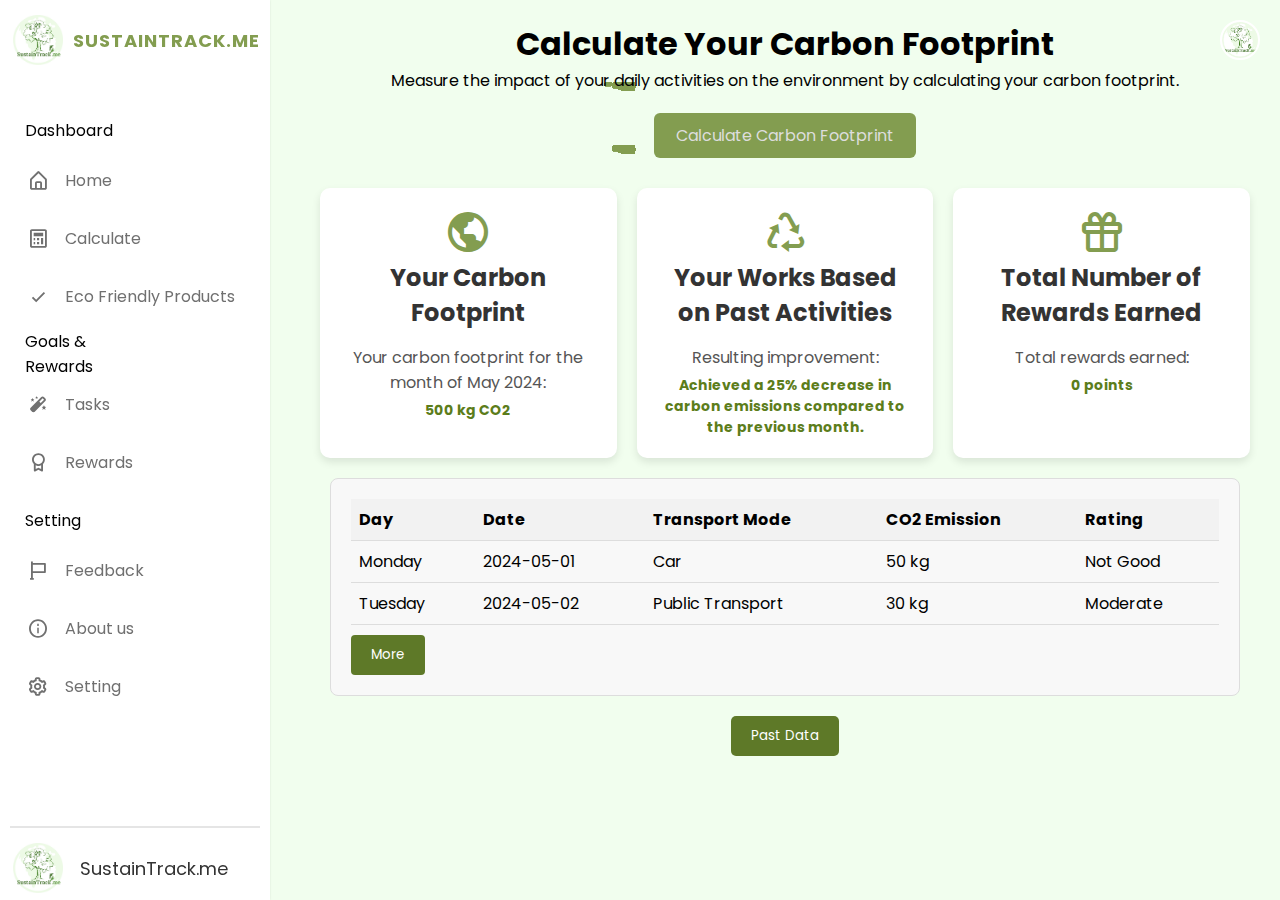
<file: index.html>
<!DOCTYPE html>
<html lang="en">
  <head>
    <meta charset="UTF-8">
    <meta name="viewport" content="width=device-width, initial-scale=1.0">
    <title>SustainTrack.me</title>
    <link rel="stylesheet" href="Home page C.css" />
    <link flex href="https://unpkg.com/boxicons@2.1.4/css/boxicons.min.css" rel="stylesheet" />
    <!--Js link -->
    <script src="Home page C.js" defer></script>
  </head>
  <body>
    <a href="Profile.html" class="profile-link">
        <div class="profile-icon">
            <img src="1.png" alt="Profile Icon">
        </div>
    </a>
    
    <nav class="sidebar locked">
      <div class="logo_items flex">
        <span class="nav_image">
          <img src="1.png" alt="" />
        </span>
        <div class="logo-container">
            <span class="logo_name">SustainTrack.me</span>
        </div>
        
        <i class="bx bx-x" id="sidebar-close"></i>
      </div>

      <div class="menu_container">
        <div class="menu_items">
          <ul class="menu_item">
            <div class="menu_title flex">
              <span class="title">Dashboard</span>
              <span class="line"></span>
            </div>
            <li class="item">
              <a href="index.html" class="link flex"><!---Home page ref-->
                <i class="bx bx-home-alt"></i>
                <span>Home</span>
              </a>
            </li>
            <li class="item">
              <a href="Calculator page.html" class="link flex"><!--Calculator page ref-->
                <i class="bx bx-calculator"></i>

                <span>Calculate</span>
              </a>
            </li>
            <li class="item">
              <a href="Home page.html" class="link flex"><!--Product page ref-->
                <i class="bx bx-check"></i>
                <span>Eco Friendly Products</span>
              </a>
            </li>
          </ul>

          <ul class="menu_item">
            <div class="menu_title flex">
              <span class="title">Goals & Rewards</span>
              <span class="line"></span>
            </div>
            <li class="item">
              <a href="Task page.html" class="link flex"><!--task page ref-->
                <i class="bx bxs-magic-wand"></i>
                <span> Tasks</span>
              </a>
            </li>

            <li class="item">
              <a href="Reward page.html" class="link flex"><!--Rewards page ref-->
                <i class="bx bx-award"></i>
                <span>Rewards</span>
              </a>
            </li>
          </ul>

          <ul class="menu_item">
            <div class="menu_title flex">
              <span class="title">Setting</span>
              <span class="line"></span>
            </div>
            <li class="item">
              <a href="Feedback.html" class="link flex"><!--Feed back page ref-->
                <i class="bx bx-flag"></i>
                <span>Feedback</span>
              </a>
            </li>
            <li class="item">
              <a href="About page.html" class="link flex"><!--About us page ref-->
                <i class="bx bx-info-circle"></i>
                <span>About us</span>
              </a>
            </li>
            <li class="item">
              <a href="Setting page.html" class="link flex"><!--Setting page ref-->
                <i class="bx bx-cog"></i>
                <span>Setting</span>
              </a>
            </li>
          </ul>
        </div>

        <div class="sidebar_profile flex">
          <span class="nav_image">
            <img src="1.png" alt="logo_img" />
          </span>
          <div class="data_text">
            <span class="name"> SustainTrack.me</span>
          </div>
        </div>
      </div>
    </nav>

    <div class="main-content">
        <div class="description">
          <h1>Calculate Your Carbon Footprint</h1>
          <p>Measure the impact of your daily activities on the environment by calculating your carbon footprint.</p>
        </div>
        <!--Below button for calvulator page ref-->
        <button class="calculate-btn button animate"><a href="Calculator page.html">Calculate Carbon Footprint</a></button>

        <div class="card-container">
            <a href="#" class="card"><!--Recent  data page ref-->
              <i class="bx bx-world"></i>
              <h2>Your Carbon Footprint</h2>
              <p>Your carbon footprint for the month of May 2024: 
                <h4>500 kg CO2</h4></p>
            </a>
            <a href="#" class="card"><!--Past data page ref -->
              <i class='bx bx-recycle'></i>
              <h2>Your Works Based on Past Activities</h2>
              <p>Resulting improvement:  <h4>Achieved a 25% decrease in carbon emissions compared to the previous month.</h4></p>
            </a>
            <a href="Reward page.html" class="card"><!--Rewards page -->
              <i class='bx bx-gift'></i> 
              <h2>Total Number of Rewards Earned</h2>
              <p>Total rewards earned: <h4>0 points</h4></p>
            </a>
          </div>
          <div class="recent-data-box">
            <!-- Initial visible data -->
            <table>
              <!-- Table headers -->
              <thead>
                <tr>
                  <th>Day</th>
                  <th>Date</th>
                  <th>Transport Mode</th>
                  <th>CO2 Emission</th>
                  <th>Rating</th>
                </tr>
              </thead>
              <!-- Table body with initial rows -->
              <tbody>
                <!-- Sample data for 2 days initially -->
                <tr>
                  <td>Monday</td>
                  <td>2024-05-01</td>
                  <td>Car</td>
                  <td>50 kg</td>
                  <td>Not Good</td>
                </tr>
                <tr>
                  <td>Tuesday</td>
                  <td>2024-05-02</td>
                  <td>Public Transport</td>
                  <td>30 kg</td>
                  <td>Moderate</td>
                </tr>
              </tbody>
            </table>
            <!-- More button -->
            <button class="more-btn" onclick="toggleMoreData()">More</button>
            <!-- Additional data initially hidden -->
            <div class="more-data" style="display: none;">
              <table>
                <!-- Additional rows of data -->
                <!-- Replace the content with additional data -->
                <tbody>
                  <!-- Sample data for additional days (3rd day onwards) -->
                  <tr>
                    <td>Wednesday</td>
                    <td>2024-05-03</td>
                    <td>Bicycle</td>
                    <td>10 kg</td>
                    <td>Good</td>
                  </tr>
                  <tr>
                    <td>Thursday</td>
                    <td>2024-05-04</td>
                    <td>Car</td>
                    <td>20 kg</td>
                    <td>Moderate</td>
                  </tr>
                  <tr>
                    <td>Friday</td>
                    <td>2024-05-05</td>
                    <td>Bicycle</td>
                    <td>10 kg</td>
                    <td>Good</td>
                  </tr>
                  <tr>
                    <td>Saturday</td>
                    <td>2024-05-06</td>
                    <td>Car</td>
                    <td>50 kg</td>
                    <td>Not</td>
                  </tr>
                  <!-- Add more rows as needed -->
                </tbody>
              </table>
            </div>
          </div>
          <!--Below past data page ref-->
          <button class="past-data-btn"><a href="#">Past Data</a></button>
  </body>
</html>
</file>
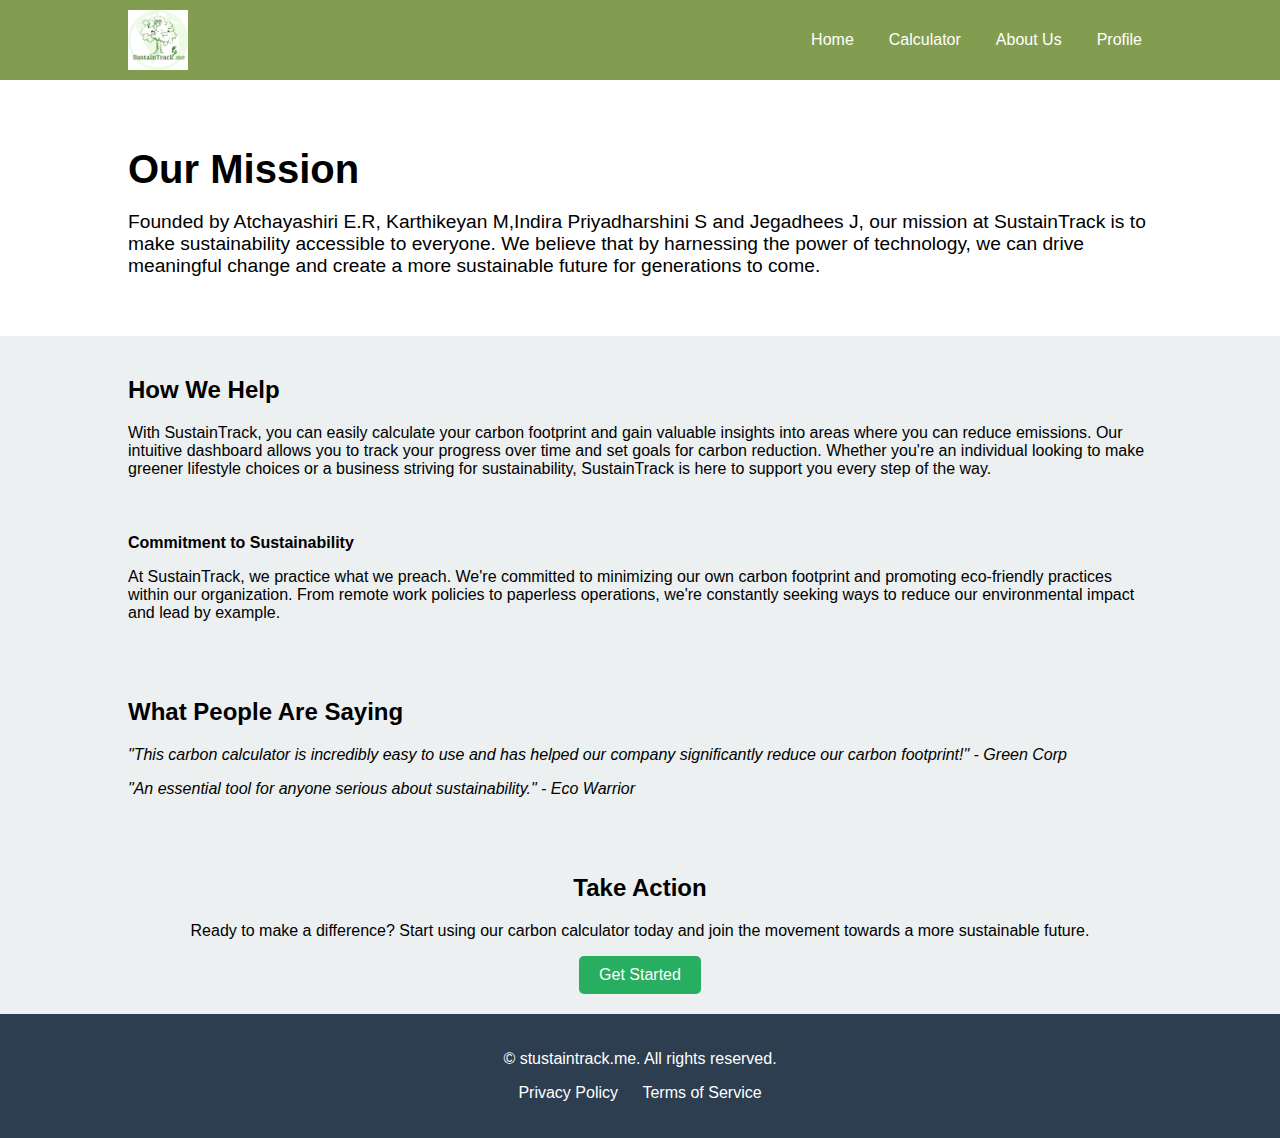
<file: About page.html>
<!DOCTYPE html>
<html lang="en">
<head>
    <meta charset="UTF-8">
    <meta name="viewport" content="width=device-width, initial-scale=1.0">
    <title>About Us - Carbon Calculator</title>
    <link rel="stylesheet" href="About page.css">
</head>
<body>
    <header>
        <div class="container">
            <img src="1.png" alt="Carbon Calculator Logo" class="logo">
            <nav>
                <ul>
                    <li><a href="index.html">Home</a></li>
                    <li><a href="Calculator page.html">Calculator</a></li>
                    <li><a href="About page.html">About Us</a></li>
                    <li><a href="Profile.html">Profile</a></li>
                </ul>
            </nav>
        </div>
    </header>

    <section class="intro">
        <div class="container">
            <h1>Our Mission</h1>
            <p>Founded by Atchayashiri E.R, Karthikeyan M,Indira Priyadharshini S and Jegadhees J, our mission at SustainTrack is to make sustainability accessible to everyone. We believe that by harnessing the power of technology, we can drive meaningful change and create a more sustainable future for generations to come.</p>
    </p>
        </div>
    </section>

       <section class="story">
        <div class="container">
            <h2>How We Help</h2>
            
    <p>With SustainTrack, you can easily calculate your carbon footprint and gain valuable insights into areas where you can reduce emissions. Our intuitive dashboard allows you to track your progress over time and set goals for carbon reduction. Whether you're an individual looking to make greener lifestyle choices or a business striving for sustainability, SustainTrack is here to support you every step of the way.</p>
        </div>
    </section>

    <section class="commitment">
        <div class="container">
            </h2><b>Commitment to Sustainability</b></h2>

            <p>At SustainTrack, we practice what we preach. We're committed to minimizing our own carbon footprint and promoting eco-friendly practices within our organization. From remote work policies to paperless operations, we're constantly seeking ways to reduce our environmental impact and lead by example.</p>
    
        </div>
    </section>

    <section class="testimonials">
        <div class="container">
            <h2>What People Are Saying</h2>
            <div class="testimonial">
                <p>"This carbon calculator is incredibly easy to use and has helped our company significantly reduce our carbon footprint!" - Green Corp</p>
            </div>
            <div class="testimonial">
                <p>"An essential tool for anyone serious about sustainability." - Eco Warrior</p>
            </div>
        </div>
    </section>

    <section class="cta">
        <div class="container">
            <h2>Take Action</h2>
            <p>Ready to make a difference? Start using our carbon calculator today and join the movement towards a more sustainable future.</p>
            <a href="Calculator page.html" class="btn">Get Started</a>
        </div>
    </section>

    <footer>
        <div class="container">
            <p>&copy; stustaintrack.me. All rights reserved.</p>
            <ul>
                <li><a href="privacy.html">Privacy Policy</a></li>
                <li><a href="terms.html">Terms of Service</a></li>
            </ul>
        </div>
    </footer>
</body>
</html>
</file>
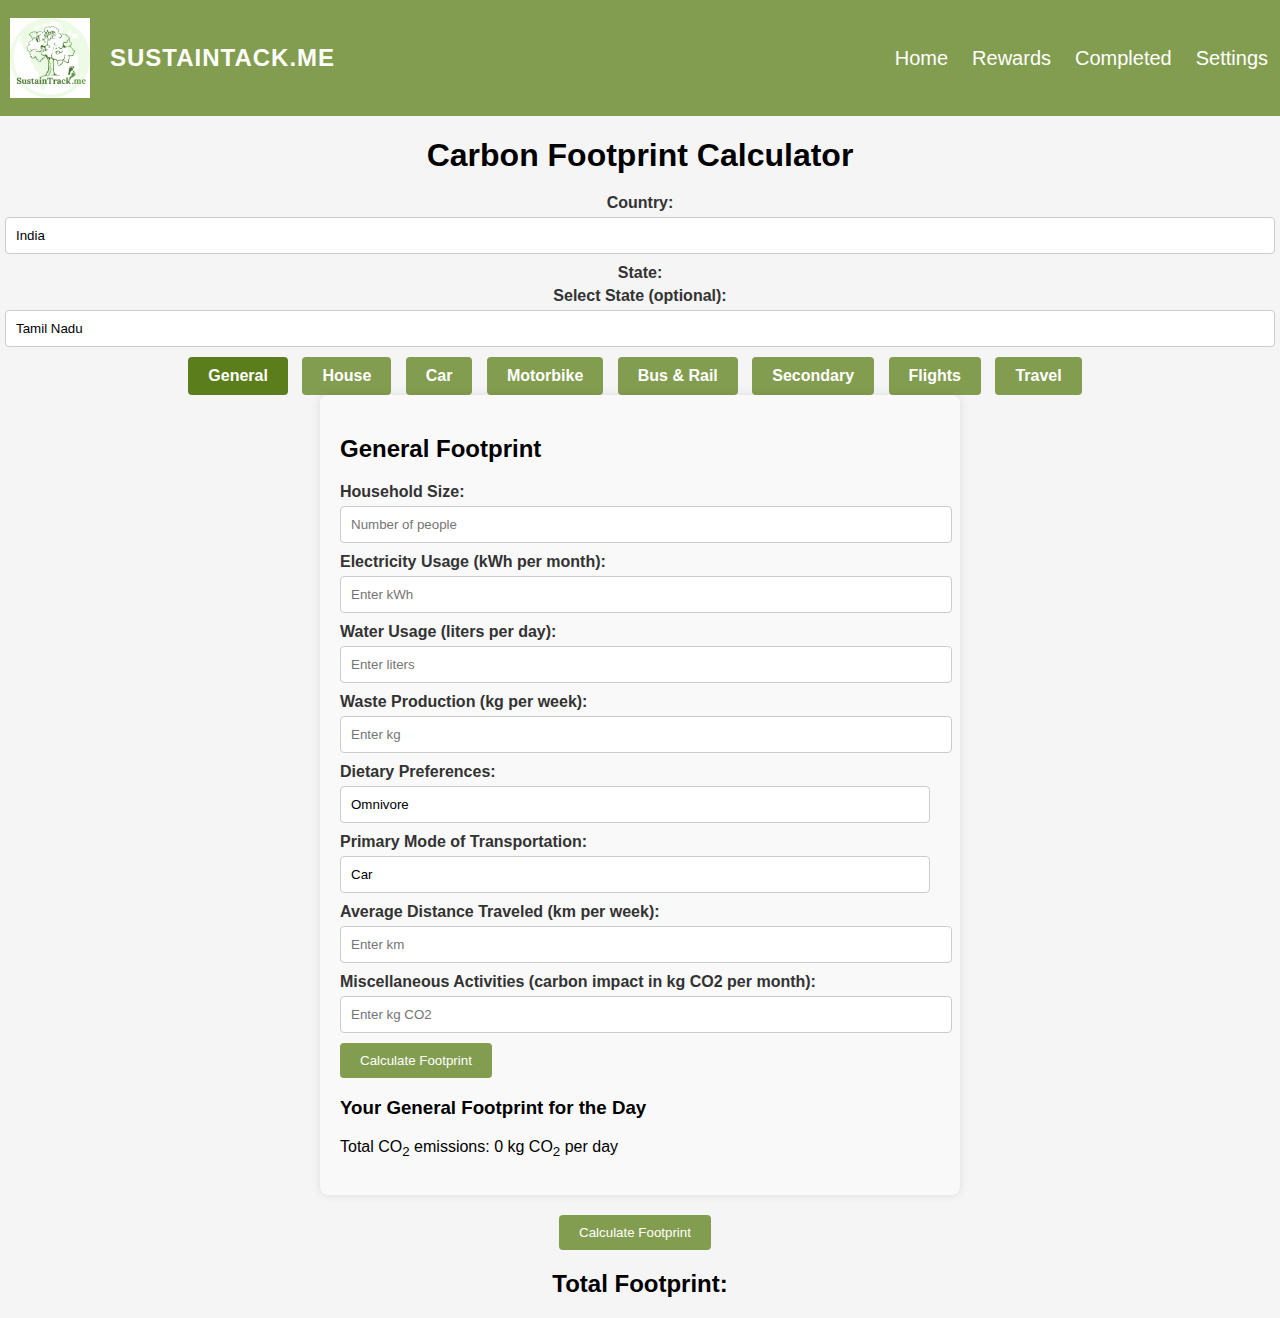
<file: Calculator page.html>
<!DOCTYPE html>
<html lang="en">
<head>
    <meta charset="UTF-8">
    <meta name="viewport" content="width=device-width, initial-scale=1.0">
    <title>Carbon Footprint Calculator</title>
    <link rel="stylesheet" href="Calculator page.css">
</head>
<body>
    
<div class="navigation">
    <div class="logo-section">
        <div class="nav_image">
            <img src="1.png" alt="Your Icon">
        </div>
        <div class="logo-container">
            <h1 class="logo_name">SustainTack.me</h1>
        </div>
    </div>
    <input type="checkbox" class="menu-btn" id="menu-btn">
    <label class="menu-icon" for="menu-btn"><span class="nav-icon"></span></label>
    <ul class="nav-links">
        <li><a href="index.html">Home</a></li>
        <li><a href="Reward page.html">Rewards</a></li>
        <li><a href="Task page.html">Completed</a></li>
        <li><a href="Setting page.html">Settings</a></li>
    </ul>
</div>
<h1>Carbon Footprint Calculator</h1>
<label for="country">Country:</label>
<select id="country">
    <option value="national">National Average</option>
        <option value="Albania">Albania</option>
        <option value="Algeria">Algeria</option>
        <option value="Angola">Angola</option>
        <option value="Argentina">Argentina</option>
        <option value="Armenia">Armenia</option>
        <option value="Australia">Australia</option>
        <option value="Austria">Austria</option>
        <option value="Azerbaijan">Azerbaijan</option>
        <option value="Bahrain">Bahrain</option>
        <option value="Bangladesh">Bangladesh</option>
        <option value="Belarus">Belarus</option>
        <option value="Belgium">Belgium</option>
        <option value="Benin">Benin</option>
        <option value="Bolivia">Bolivia</option>
        <option value="Bosnia and Herzegovina">Bosnia and Herzegovina</option>
        <option value="Botswana">Botswana</option>
        <option value="Brazil">Brazil</option>
        <option value="Brunei Darussalam">Brunei Darussalam</option>
        <option value="Bulgaria">Bulgaria</option>
        <option value="Cambodia">Cambodia</option>
        <option value="Cameroon">Cameroon</option>
        <option value="Canada">Canada</option>
        <option value="Chile">Chile</option>
        <option value="China">China</option>
        <option value="Hong Kong SAR, China">Hong Kong SAR, China</option>
        <option value="Colombia">Colombia</option>
        <option value="Congo, Dem. Rep.">Congo, Dem. Rep.</option>
        <option value="Congo, Rep.">Congo, Rep.</option>
        <option value="Costa Rica">Costa Rica</option>
        <option value="Cote d'Ivoire">Cote d'Ivoire</option>
        <option value="Croatia">Croatia</option>
        <option value="Cuba">Cuba</option>
        <option value="Curacao">Curacao</option>
        <option value="Cyprus">Cyprus</option>
        <option value="Czech Republic">Czech Republic</option>
        <option value="Denmark">Denmark</option>
        <option value="Dominican Republic">Dominican Republic</option>
        <option value="Ecuador">Ecuador</option>
        <option value="Egypt, Arab Rep.">Egypt, Arab Rep.</option>
        <option value="El Salvador">El Salvador</option>
        <option value="Eritrea">Eritrea</option>
        <option value="Estonia">Estonia</option>
        <option value="Ethiopia">Ethiopia</option>
        <option value="Finland">Finland</option>
        <option value="France">France</option>
        <option value="Gabon">Gabon</option>
        <option value="Georgia">Georgia</option>
        <option value="Germany">Germany</option>
        <option value="Ghana">Ghana</option>
        <option value="Greece">Greece</option>
        <option value="Guatemala">Guatemala</option>
        <option value="Haiti">Haiti</option>
        <option value="Honduras">Honduras</option>
        <option value="Hungary">Hungary</option>
        <option value="Iceland">Iceland</option>
        <option value="India" selected>India</option>
        <option value="Indonesia">Indonesia</option>
        <option value="Iran, Islamic Rep.">Iran, Islamic Rep.</option>
        <option value="Iraq">Iraq</option>
        <option value="Ireland">Ireland</option>
        <option value="Israel">Israel</option>
        <option value="Italy">Italy</option>
        <option value="Jamaica">Jamaica</option>
        <option value="Japan">Japan</option>
        <option value="Jordan">Jordan</option>
        <option value="Kazakhstan">Kazakhstan</option>
        <option value="Kenya">Kenya</option>
        <option value="Korea, Dem. People’s Rep.">Korea, Dem. People’s Rep.</option>
        <option value="Korea, Rep.">Korea, Rep.</option>
        <option value="Kosovo">Kosovo</option>
        <option value="Kuwait">Kuwait</option>
        <option value="Kyrgyz Republic">Kyrgyz Republic</option>
        <option value="Latvia">Latvia</option>
        <option value="Lebanon">Lebanon</option>
        <option value="Libya">Libya</option>
        <option value="Lithuania">Lithuania</option>
        <option value="Luxembourg">Luxembourg</option>
        <option value="Macedonia, FYR">Macedonia, FYR</option>
        <option value="Malaysia">Malaysia</option>
        <option value="Malta">Malta</option>
        <option value="Mauritius">Mauritius</option>
        <option value="Mexico">Mexico</option>
        <option value="Moldova">Moldova</option>
        <option value="Mongolia">Mongolia</option>
        <option value="Montenegro">Montenegro</option>
        <option value="Morocco">Morocco</option>
        <option value="Mozambique">Mozambique</option>
        <option value="Myanmar">Myanmar</option>
        <option value="Namibia">Namibia</option>
        <option value="Nepal">Nepal</option>
        <option value="Netherlands">Netherlands</option>
        <option value="New Zealand">New Zealand</option>
        <option value="Nicaragua">Nicaragua</option>
        <option value="Niger">Niger</option>
        <option value="Nigeria">Nigeria</option>
        <option value="Norway">Norway</option>
        <option value="Oman">Oman</option>
        <option value="Pakistan">Pakistan</option>
        <option value="Panama">Panama</option>
        <option value="Paraguay">Paraguay</option>
        <option value="Peru">Peru</option>
        <option value="Philippines">Philippines</option>
        <option value="Poland">Poland</option>
        <option value="Portugal">Portugal</option>
        <option value="Qatar">Qatar</option>
        <option value="Romania">Romania</option>
        <option value="Russian Federation">Russian Federation</option>
        <option value="Saudi Arabia">Saudi Arabia</option>
        <option value="Senegal">Senegal</option>
        <option value="Serbia">Serbia</option>
        <option value="Singapore">Singapore</option>
        <option value="Slovak Republic">Slovak Republic</option>
        <option value="Slovenia">Slovenia</option>
        <option value="South Africa">South Africa</option>
        <option value="South Sudan">South Sudan</option>
        <option value="Spain">Spain</option>
        <option value="Sri Lanka">Sri Lanka</option>
        <option value="Sudan">Sudan</option>
        <option value="Suriname">Suriname</option>
        <option value="Sweden">Sweden</option>
        <option value="Switzerland">Switzerland</option>
        <option value="Syrian Arab Republic">Syrian Arab Republic</option>
        <option value="Tajikistan">Tajikistan</option>
        <option value="Tanzania">Tanzania</option>
        <option value="Thailand">Thailand</option>
        <option value="Togo">Togo</option>
        <option value="Trinidad and Tobago">Trinidad and Tobago</option>
        <option value="Tunisia">Tunisia</option>
        <option value="Turkey">Turkey</option>
        <option value="Turkmenistan">Turkmenistan</option>
        <option value="Ukraine">Ukraine</option>
        <option value="United Arab Emirates">United Arab Emirates</option>
        <option value="United Kingdom">United Kingdom</option>
        <option value="United States">United States</option>
        <option value="Uruguay">Uruguay</option>
        <option value="Uzbekistan">Uzbekistan</option>
        <option value="Venezuela, RB">Venezuela, RB</option>
        <option value="Vietnam">Vietnam</option>
        <option value="Yemen, Rep.">Yemen, Rep.</option>
        <option value="Zambia">Zambia</option>
        <option value="Zimbabwe">Zimbabwe</option>
        <option value="USA">USA</option>
        <option value="Canada">Canada</option>
    <!-- More countries can be added here -->
</select>

<label for="state">State:</label>
<label for="state">Select State (optional):</label>
<select id="state">
    <option value="">Select State (optional)</option>
    <option value="Andhra Pradesh">Andhra Pradesh</option>
    <option value="Arunachal Pradesh">Arunachal Pradesh</option>
    <option value="Assam">Assam</option>
    <option value="Bihar">Bihar</option>
    <option value="Chhattisgarh">Chhattisgarh</option>
    <option value="Goa">Goa</option>
    <option value="Gujarat">Gujarat</option>
    <option value="Haryana">Haryana</option>
    <option value="Himachal Pradesh">Himachal Pradesh</option>
    <option value="Jharkhand">Jharkhand</option>
    <option value="Karnataka">Karnataka</option>
    <option value="Kerala">Kerala</option>
    <option value="Madhya Pradesh">Madhya Pradesh</option>
    <option value="Maharashtra">Maharashtra</option>
    <option value="Manipur">Manipur</option>
    <option value="Meghalaya">Meghalaya</option>
    <option value="Mizoram">Mizoram</option>
    <option value="Nagaland">Nagaland</option>
    <option value="Odisha">Odisha</option>
    <option value="Punjab">Punjab</option>
    <option value="Rajasthan">Rajasthan</option>
    <option value="Sikkim">Sikkim</option>
    <option value="Tamil Nadu"selected>Tamil Nadu</option>
    <option value="Telangana">Telangana</option>
    <option value="Tripura">Tripura</option>
    <option value="Uttar Pradesh">Uttar Pradesh</option>
    <option value="Uttarakhand">Uttarakhand</option>
    <option value="West Bengal">West Bengal</option>
</select>

<div>
    <button class="tab-button active" onclick="openTab(event, 'general')">General</button>
    <button class="tab-button" onclick="openTab(event, 'house')">House</button>
    <button class="tab-button" onclick="openTab(event, 'car')">Car</button>
    <button class="tab-button" onclick="openTab(event, 'motorbike')">Motorbike</button>
    <button class="tab-button" onclick="openTab(event, 'busRail')">Bus & Rail</button>
    <button class="tab-button" onclick="openTab(event, 'secondary')">Secondary</button>
    <button class="tab-button" onclick="openTab(event, 'flights')">Flights</button>
    <button class="tab-button" onclick="openTab(event, 'travel')">Travel</button>
</div>

<!-- -------------------------------------------------General footprint--------------------------------------------------------------------------->
<div id="general" class="tab-content active">
    <!-- General footprint calculation inputs -->
    <h2>General Footprint</h2>
    
    <!-- Household information -->
    <label for="householdSize">Household Size:</label>
    <input type="number" id="householdSize" min="1" placeholder="Number of people">
    <br>
    
    <!-- Electricity usage -->
    <label for="electricityUsage">Electricity Usage (kWh per month):</label>
    <input type="number" id="electricityUsage" placeholder="Enter kWh">
    <br>
    
    <!-- Water usage -->
    <label for="waterUsage">Water Usage (liters per day):</label>
    <input type="number" id="waterUsage" placeholder="Enter liters">
    <br>
    
    <!-- Waste production -->
    <label for="wasteProduction">Waste Production (kg per week):</label>
    <input type="number" id="wasteProduction" placeholder="Enter kg">
    <br>
    
    <!-- Dietary preferences -->
    <label for="dietType">Dietary Preferences:</label>
    <select id="dietType">
        <option value="omnivore">Omnivore</option>
        <option value="vegetarian">Vegetarian</option>
        <option value="vegan">Vegan</option>
    </select>
    <br>
    
    <!-- Transportation -->
    <label for="transportationMode">Primary Mode of Transportation:</label>
    <select id="transportationMode">
        <option value="car">Car</option>
        <option value="publicTransport">Public Transport</option>
        <option value="bicycle">Bicycle</option>
        <option value="walking">Walking</option>
    </select>
    <br>
    
    <label for="transportationDistance">Average Distance Traveled (km per week):</label>
    <input type="number" id="transportationDistance" placeholder="Enter km">
    <br>
    
    <!-- Miscellaneous activities -->
    <label for="miscellaneousActivities">Miscellaneous Activities (carbon impact in kg CO2 per month):</label>
    <input type="number" id="miscellaneousActivities" placeholder="Enter kg CO2">
    <br>
    
    <!-- Calculate button -->
    <button onclick="calculateGeneralFootprint()">Calculate Footprint</button>
    
    <!-- Result display -->
    <h3>Your General Footprint for the Day</h3>
    <p>Total CO<sub>2</sub> emissions: <span id="totalGeneralEmissions">0</span> kg CO<sub>2</sub> per day</p>
</div>



<!-- ----------------------------------------------------General footprint------------------------------------------------------------------------>

<!-- -----------------------------------------------------------House----------------------------------------------------------------->
<div id="house" class="tab-content">
    <!-- House footprint calculation inputs -->
    <h2>House Footprint</h2>
    
    <!-- House size -->
    <label for="houseSize">House Size (square meters):</label>
    <input type="number" id="houseSize" placeholder="Enter square meters">
    <br>
    
    <!-- Number of occupants -->
    <label for="occupants">Number of Occupants:</label>
    <input type="number" id="occupants" min="1" placeholder="Enter number">
    <br>
    
    <!-- Energy efficiency rating -->
    <label for="energyRating">Energy Efficiency Rating:</label>
    <select id="energyRating">
        <option value="A">A</option>
        <option value="B">B</option>
        <option value="C">C</option>
        <option value="D">D</option>
        <option value="E">E</option>
        <option value="F">F</option>
        <option value="G">G</option>
    </select>
    <br>
    
    <!-- Heating type -->
    <label for="heatingType">Heating Type:</label>
    <select id="heatingType">
        <option value="electric">Electric</option>
        <option value="gas">Gas</option>
        <option value="oil">Oil</option>
        <option value="wood">Wood</option>
        <option value="other">Other</option>
    </select>
    <br>
    
    <!-- Monthly heating cost -->
    <label for="heatingCost">Monthly Heating Cost ($):</label>
    <input type="number" id="heatingCost" placeholder="Enter cost">
    <br>
    
    <!-- Electricity usage -->
    <label for="electricityUsage">Electricity Usage (kWh per month):</label>
    <input type="number" id="electricityUsage" placeholder="Enter kWh">
    <br>
    
    <!-- Water usage -->
    <label for="waterUsage">Water Usage (liters per day per person):</label>
    <input type="number" id="waterUsage" placeholder="Enter liters">
    <br>
    
    <!-- Waste production -->
    <label for="wasteProduction">Waste Production (kg per week per person):</label>
    <input type="number" id="wasteProduction" placeholder="Enter kg">
    <br>
    
    <!-- Calculate button -->
    <button onclick="calculateHouseFootprint()">Calculate Footprint</button>
    
    <!-- Result display -->
    <h3>Your House Footprint for the Day</h3>
    <p>Total CO<sub>2</sub> emissions: <span id="totalHouseEmissions">0</span> kg CO<sub>2</sub> per day</p>
</div>


<!-- ------------------------------------------------------------House---------------------------------------------------------------->
<!-- -------------------------------------------------------------Car footprint--------------------------------------------------------------->
<div id="car" class="tab-content">
    <!-- Car footprint calculation inputs -->
    <h2>Car Footprint</h2>
    
    <!-- Car type -->
    <label for="carType">Car Type:</label>
    <select id="carType">
        <option value="small">Small</option>
        <option value="medium">Medium</option>
        <option value="large">Large</option>
    </select>
    <br>
    
    <!-- Fuel type -->
    <label for="fuelType">Fuel Type:</label>
    <select id="fuelType">
        <option value="petrol">Petrol</option>
        <option value="diesel">Diesel</option>
        <option value="hybrid">Hybrid</option>
        <option value="electric">Electric</option>
    </select>
    <br>
    
    <!-- Average fuel consumption -->
    <label for="fuelConsumption">Average Fuel Consumption (liters per 100 km):</label>
    <input type="number" id="fuelConsumption" placeholder="Enter liters/100km">
    <br>
    
    <!-- Distance traveled -->
    <label for="distanceTraveled">Distance Traveled (km):</label>
    <input type="number" id="distanceTraveled" placeholder="Enter km">
    <br>
    
    <!-- Calculate button -->
    <button onclick="calculateCarFootprint()">Calculate Footprint</button>
    
    <!-- Result display -->
    <h3>Your Car Footprint</h3>
    <p>Total CO<sub>2</sub> emissions: <span id="totalCarEmissions">0</span> kg CO<sub>2</sub> per day</p>
</div>

<!-- -------------------------------------------------------------Car footprint--------------------------------------------------------------->
<!-- -------------------------------------------------------------Motor footprint--------------------------------------------------------------->
<div id="motorbike" class="tab-content">
    <!-- Motorbike footprint calculation inputs -->
    <h2>Motorbike Footprint</h2>
    
    <!-- Motorbike type -->
    <label for="motorbikeType">Motorbike Type:</label>
    <select id="motorbikeType">
        <option value="scooter">Scooter</option>
        <option value="cruiser">Cruiser</option>
        <option value="sports">Sports</option>
    </select>
    <br>
    
    <!-- Fuel type -->
    <label for="motorbikeFuelType">Fuel Type:</label>
    <select id="motorbikeFuelType">
        <option value="petrol">Petrol</option>
        <option value="diesel">Diesel</option>
        <option value="electric">Electric</option>
    </select>
    <br>
    
    <!-- Average fuel consumption -->
    <label for="motorbikeFuelConsumption">Average Fuel Consumption (liters per 100 km):</label>
    <input type="number" id="motorbikeFuelConsumption" placeholder="Enter liters/100km">
    <br>
    
    <!-- Distance traveled -->
    <label for="motorbikeDistanceTraveled">Distance Traveled (km):</label>
    <input type="number" id="motorbikeDistanceTraveled" placeholder="Enter km">
    <br>
    
    <!-- Calculate button -->
    <button onclick="calculateMotorbikeFootprint()">Calculate Footprint</button>
    
    <!-- Result display -->
    <h3>Your Motorbike Footprint</h3>
    <p>Total CO<sub>2</sub> emissions: <span id="totalMotorbikeEmissions">0</span> kg CO<sub>2</sub> per day</p>
</div>


<!-- --------------------------------------------------------------Motor foot print-------------------------------------------------------------->
<!-- ---------------------------------------------------------------Bus and rail ------------------------------------------------------------->

<div id="busRail" class="tab-content">
    <!-- Bus & Rail footprint calculation inputs -->
    <h2>Bus & Rail Footprint</h2>
    
    <!-- Transport type -->
    <label for="transportType">Transport Type:</label>
    <select id="transportType">
        <option value="bus">Bus</option>
        <option value="rail">Rail</option>
    </select>
    <br>
    
    <!-- Distance traveled -->
    <label for="busRailDistanceTraveled">Distance Traveled (km):</label>
    <input type="number" id="busRailDistanceTraveled" placeholder="Enter km">
    <br>
    
    <!-- Calculate button -->
    <button onclick="calculateBusRailFootprint()">Calculate Footprint</button>
    
    <!-- Result display -->
    <h3>Your Bus & Rail Footprint</h3>
    <p>Total CO<sub>2</sub> emissions: <span id="totalBusRailEmissions">0</span> kg CO<sub>2</sub> per day</p>
</div>

<!-- ---------------------------------------------------------------Bus and rail ------------------------------------------------------------->

<div id="secondary" class="tab-content">
    <!-- Secondary footprint calculation inputs -->
    <h2>Secondary Footprint</h2>
    <label for="secondaryInput">Enter value (kg CO<sub>2</sub> per month):</label>
    <input type="number" id="secondaryInput" placeholder="Enter kg CO2">
    <br>
    
    <!-- Calculate button -->
    <button onclick="calculateSecondaryFootprint()">Calculate Footprint</button>
    
    <!-- Result display -->
    <h3>Your Secondary Footprint</h3>
    <p>Total CO<sub>2</sub> emissions: <span id="totalSecondaryEmissions">0</span> kg CO<sub>2</sub> per day</p>
</div>

<!-- -------------------------------------------------------Flights --------------------------------------------------------------------->

<div id="flights" class="tab-content">
    <!-- Flights footprint calculation inputs -->
    <h2>Flights Footprint</h2>
    <label for="flightsInput">Enter value (kg CO<sub>2</sub> per year):</label>
    <input type="number" id="flightsInput" placeholder="Enter kg CO2">
    <br>
    
    <!-- Calculate button -->
    <button onclick="calculateFlightsFootprint()">Calculate Footprint</button>
    
    <!-- Result display -->
    <h3>Your Flights Footprint</h3>
    <p>Total CO<sub>2</sub> emissions: <span id="totalFlightsEmissions">0</span> kg CO<sub>2</sub> per year</p>
</div>

<!-- ---------------------------------------------------Travel ------------------------------------------------------------------------->
<div id="travel" class="tab-content">
    <!-- Travel footprint calculation inputs -->
    <h2>Travel Footprint</h2>
    <label for="travelInput">Enter value (kg CO<sub>2</sub> per day):</label>
    <input type="number" id="travelInput" placeholder="Enter kg CO2">
    <br>
    
    <!-- Calculate button -->
    <button onclick="calculateTravelFootprint()">Calculate Footprint</button>
    
    <!-- Result display -->
    <h3>Your Travel Footprint</h3>
    <p>Total CO<sub>2</sub> emissions: <span id="totalTravelEmissions">0</span> kg CO<sub>2</sub> per day</p>
</div>


<button onclick="calculateFootprint()">Calculate Footprint</button>

<h2 id="result">Total Footprint: </h2>



<script src="Calculator page.js"></script>



</body>
</html>
</file>
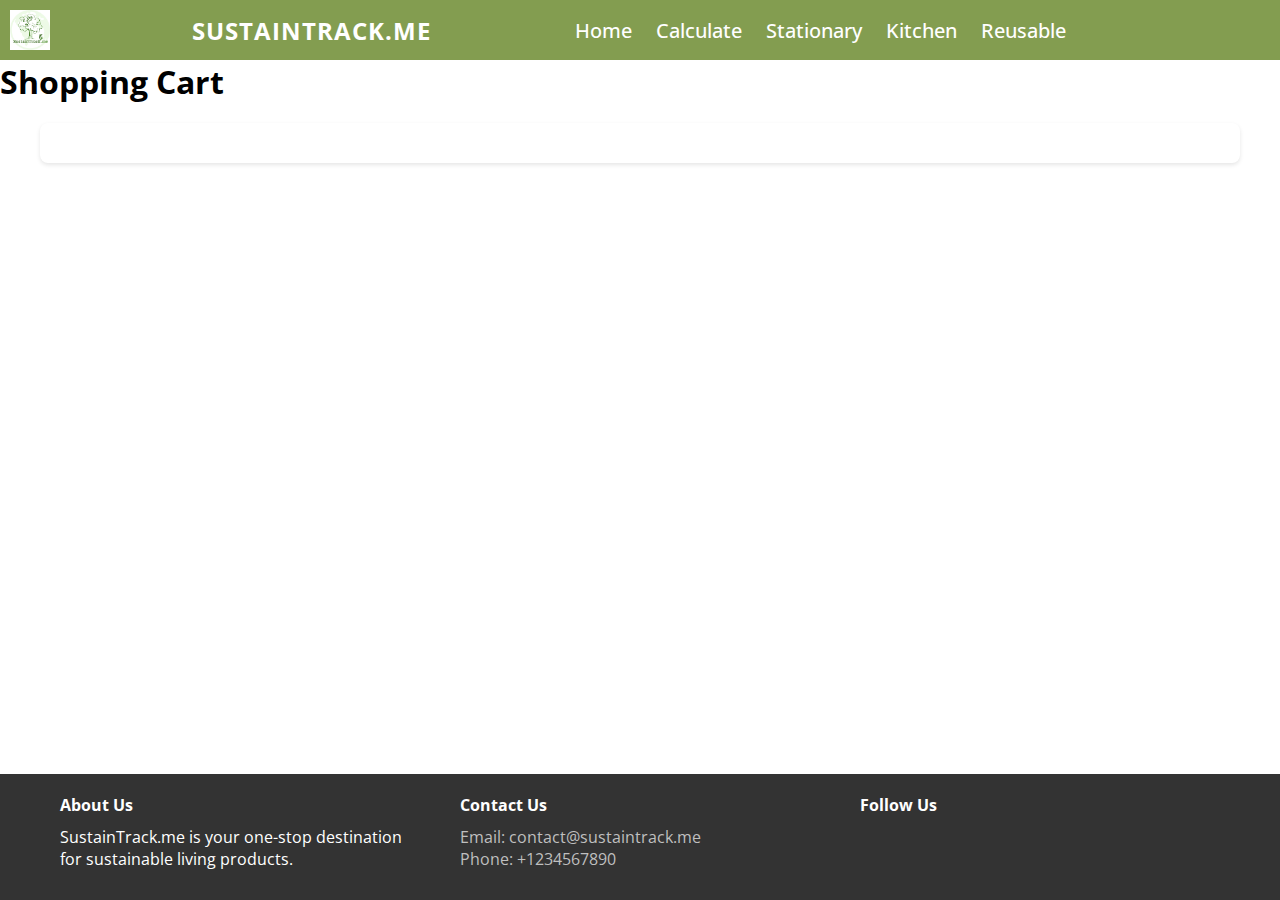
<file: Cart page.html>
<!DOCTYPE html>
<html lang="en">
<head>
    <meta charset="UTF-8">
    <meta name="viewport" content="width=device-width, initial-scale=1.0">
    <title>Shopping Cart</title>
    <link rel="stylesheet" href="Cart page.css">
</head>
<body>
    <nav class="navigation">
        <span class="nav_image">
            <img src="1.png" alt="" />
          </span>
          <div class="logo-container">
              <span class="logo_name">SustainTrack.me</span>
          </div>
        <input type="checkbox" class="menu-btn" id="menu-btn">
        <label for="menu-btn" class="menu-icon">
            <span class="nav-icon"></span>
        </label>

        <ul class="nav-links">
            <li><a href="index.html">Home </a></li>
            <li class="forward"><a href="Home page C.html">Calculate</a></li>
            <li class="center"><a href="#stationery">Stationary</a></li>
            <li class="upward"><a href="#kitchen">Kitchen</a></li>
            <li class="forward"><a href="#reusable">Reusable</a></li>
            
        </ul>

        <div class="right-nav">
            <a href="wishlist.html" class="like">
                <i class="fas fa-heart"></i>
            </a>
            <a href="Cart page.html" class="cart">
                <i class="fas fa-shopping-cart"></i>
            </a>
            <a href="profile.html" class="user-profile">
                <i class="fas fa-user"></i>
            </a>
        </div>
    </nav> 
    <h1>Shopping Cart</h1>
    
    <div id="cart-items">
        <!-- Cart items will be dynamically added here -->
    </div>

    <footer class="footer">
        <div class="container">
            <div class="footer-row">
                <div class="footer-col">
                    <h4>About Us</h4>
                    <p>SustainTrack.me is your one-stop destination for sustainable living products.</p>
                </div>
                <div class="footer-col">
                    <h4>Contact Us</h4>
                    <ul class="links">
                        <li><a href="#">Email: contact@sustaintrack.me</a></li>
                        <li><a href="#">Phone: +1234567890</a></li>
                    </ul>
                </div>
                <div class="footer-col">
                    <h4>Follow Us</h4>
                    <div class="icons">
                        <i class="fab fa-facebook"></i>
                        <i class="fab fa-twitter"></i>
                        <i class="fab fa-instagram"></i>
                    </div>
                </div>
            </div>
        </div>
    </footer>

    <script src="Cart page.js" defer></script>
</body>
</html>
</file>
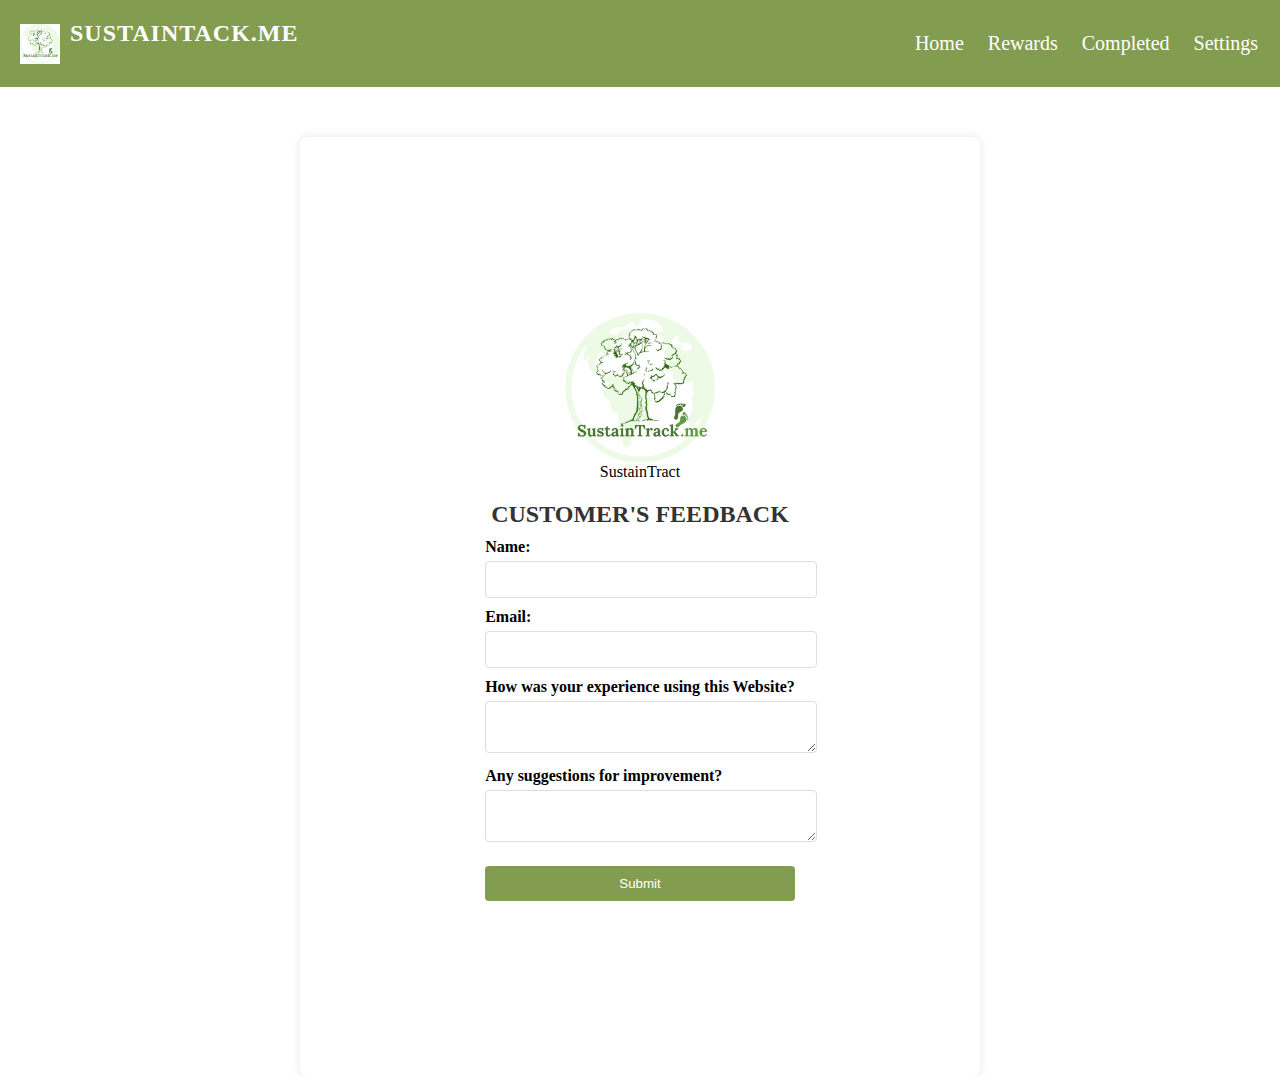
<file: Feedback.html>
<!DOCTYPE html>
<html lang="en">
<head>
    <meta charset="UTF-8">
    <meta name="viewport" content="width=device-width, initial-scale=1.0">
    <title>CUSTOMER'S FEEDBACK</title>
    <link rel="stylesheet" href="Feedback page.css">
</head>
<body>

    <div class="navigation">
        <div class="logo-section">
            <div class="nav_image">
                <img src="1.png" alt="Your Icon">
            </div>
            <div class="logo-container">
                <h1 class="logo_name">SustainTack.me</h1>
            </div>
        </div>
        <input type="checkbox" class="menu-btn" id="menu-btn">
        <label class="menu-icon" for="menu-btn"><span class="nav-icon"></span></label>
        <ul class="nav-links">
            <li><a href="index.html">Home</a></li>
            <li><a href="Reward page.html">Rewards</a></li>
            <li><a href="Task page.html">Completed</a></li>
            <li><a href="Setting page.html">Settings</a></li>
        </ul>
    </div>
   
    <div class="container">
        <div class="logo-container">
            <!-- Add your logo here -->
            <img src="1.png" alt="Sustaintrack.me" class="logo">
            <a href="Home page C.html" target="_blank">SustainTract</a>
        </div>
        
        <h1>CUSTOMER'S FEEDBACK</h1>
        <form id="feedback-form" method="POST" action="submit_feedback.php">
            <label for="name">Name:</label>
            <input type="text" id="name" name="name" required>

            <label for="email">Email:</label>
            <input type="email" id="email" name="email" pattern="[a-z0-9._%+-]+@[a-z0-9.-]+\.[a-z]{2,}$" required>
            <!-- The pattern attribute contains a regular expression for email validation -->

            <label for="experience">How was your experience using this Website?</label>
            <textarea id="experience" name="experience" required></textarea>

            <label for="improvements">Any suggestions for improvement?</label>
            <textarea id="improvements" name="improvements"></textarea>

            <button type="submit">Submit</button>
        </form>
    </div>
</body>
</html>
</file>
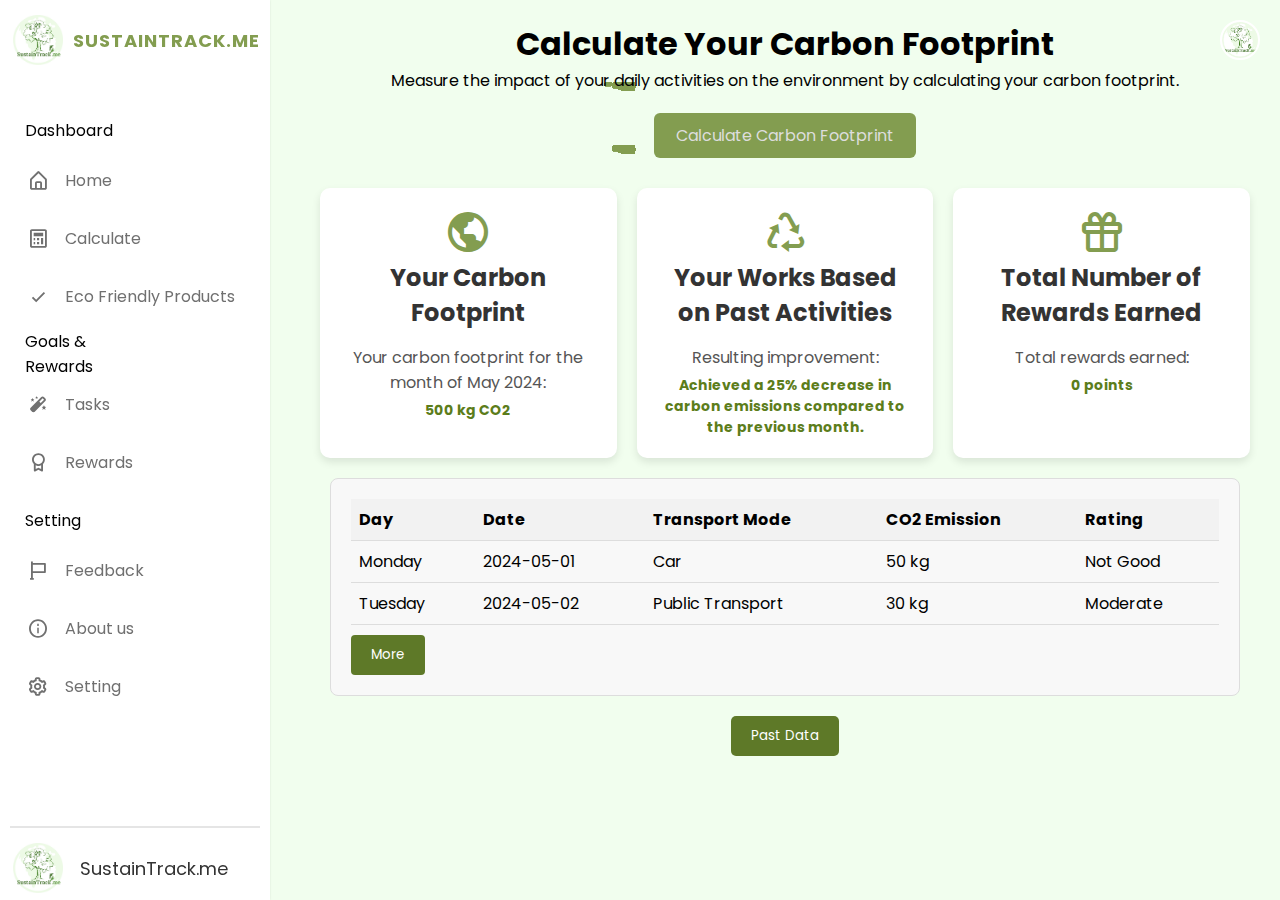
<file: Home  page C.html>
<!DOCTYPE html>
<html lang="en">
  <head>
    <meta charset="UTF-8">
    <meta name="viewport" content="width=device-width, initial-scale=1.0">
    <title>SustainTrack.me</title>
    <link rel="stylesheet" href="Home page C.css" />
    <link flex href="https://unpkg.com/boxicons@2.1.4/css/boxicons.min.css" rel="stylesheet" />
    <!--Js link -->
    <script src="Home page C.js" defer></script>
  </head>
  <body>
    <a href="Profile.html" class="profile-link">
        <div class="profile-icon">
            <img src="1.png" alt="Profile Icon">
        </div>
    </a>
    
    <nav class="sidebar locked">
      <div class="logo_items flex">
        <span class="nav_image">
          <img src="1.png" alt="" />
        </span>
        <div class="logo-container">
            <span class="logo_name">SustainTrack.me</span>
        </div>
        
        <i class="bx bx-x" id="sidebar-close"></i>
      </div>

      <div class="menu_container">
        <div class="menu_items">
          <ul class="menu_item">
            <div class="menu_title flex">
              <span class="title">Dashboard</span>
              <span class="line"></span>
            </div>
            <li class="item">
              <a href="Home page C.html" class="link flex"><!---Home page ref-->
                <i class="bx bx-home-alt"></i>
                <span>Home</span>
              </a>
            </li>
            <li class="item">
              <a href="Calculator page.html" class="link flex"><!--Calculator page ref-->
                <i class="bx bx-calculator"></i>

                <span>Calculate</span>
              </a>
            </li>
            <li class="item">
              <a href="Home page.html" class="link flex"><!--Product page ref-->
                <i class="bx bx-check"></i>
                <span>Eco Friendly Products</span>
              </a>
            </li>
          </ul>

          <ul class="menu_item">
            <div class="menu_title flex">
              <span class="title">Goals & Rewards</span>
              <span class="line"></span>
            </div>
            <li class="item">
              <a href="Task page.html" class="link flex"><!--task page ref-->
                <i class="bx bxs-magic-wand"></i>
                <span> Tasks</span>
              </a>
            </li>

            <li class="item">
              <a href="Reward page.html" class="link flex"><!--Rewards page ref-->
                <i class="bx bx-award"></i>
                <span>Rewards</span>
              </a>
            </li>
          </ul>

          <ul class="menu_item">
            <div class="menu_title flex">
              <span class="title">Setting</span>
              <span class="line"></span>
            </div>
            <li class="item">
              <a href="Feedback.html" class="link flex"><!--Feed back page ref-->
                <i class="bx bx-flag"></i>
                <span>Feedback</span>
              </a>
            </li>
            <li class="item">
              <a href="About page.html" class="link flex"><!--About us page ref-->
                <i class="bx bx-info-circle"></i>
                <span>About us</span>
              </a>
            </li>
            <li class="item">
              <a href="Setting page.html" class="link flex"><!--Setting page ref-->
                <i class="bx bx-cog"></i>
                <span>Setting</span>
              </a>
            </li>
          </ul>
        </div>

        <div class="sidebar_profile flex">
          <span class="nav_image">
            <img src="1.png" alt="logo_img" />
          </span>
          <div class="data_text">
            <span class="name"> SustainTrack.me</span>
          </div>
        </div>
      </div>
    </nav>

    <div class="main-content">
        <div class="description">
          <h1>Calculate Your Carbon Footprint</h1>
          <p>Measure the impact of your daily activities on the environment by calculating your carbon footprint.</p>
        </div>
        <!--Below button for calvulator page ref-->
        <button class="calculate-btn button animate"><a href="Calculator page.html">Calculate Carbon Footprint</a></button>

        <div class="card-container">
            <a href="#" class="card"><!--Recent  data page ref-->
              <i class="bx bx-world"></i>
              <h2>Your Carbon Footprint</h2>
              <p>Your carbon footprint for the month of May 2024: 
                <h4>500 kg CO2</h4></p>
            </a>
            <a href="#" class="card"><!--Past data page ref -->
              <i class='bx bx-recycle'></i>
              <h2>Your Works Based on Past Activities</h2>
              <p>Resulting improvement:  <h4>Achieved a 25% decrease in carbon emissions compared to the previous month.</h4></p>
            </a>
            <a href="Reward page.html" class="card"><!--Rewards page -->
              <i class='bx bx-gift'></i> 
              <h2>Total Number of Rewards Earned</h2>
              <p>Total rewards earned: <h4>0 points</h4></p>
            </a>
          </div>
          <div class="recent-data-box">
            <!-- Initial visible data -->
            <table>
              <!-- Table headers -->
              <thead>
                <tr>
                  <th>Day</th>
                  <th>Date</th>
                  <th>Transport Mode</th>
                  <th>CO2 Emission</th>
                  <th>Rating</th>
                </tr>
              </thead>
              <!-- Table body with initial rows -->
              <tbody>
                <!-- Sample data for 2 days initially -->
                <tr>
                  <td>Monday</td>
                  <td>2024-05-01</td>
                  <td>Car</td>
                  <td>50 kg</td>
                  <td>Not Good</td>
                </tr>
                <tr>
                  <td>Tuesday</td>
                  <td>2024-05-02</td>
                  <td>Public Transport</td>
                  <td>30 kg</td>
                  <td>Moderate</td>
                </tr>
              </tbody>
            </table>
            <!-- More button -->
            <button class="more-btn" onclick="toggleMoreData()">More</button>
            <!-- Additional data initially hidden -->
            <div class="more-data" style="display: none;">
              <table>
                <!-- Additional rows of data -->
                <!-- Replace the content with additional data -->
                <tbody>
                  <!-- Sample data for additional days (3rd day onwards) -->
                  <tr>
                    <td>Wednesday</td>
                    <td>2024-05-03</td>
                    <td>Bicycle</td>
                    <td>10 kg</td>
                    <td>Good</td>
                  </tr>
                  <tr>
                    <td>Thursday</td>
                    <td>2024-05-04</td>
                    <td>Car</td>
                    <td>20 kg</td>
                    <td>Moderate</td>
                  </tr>
                  <tr>
                    <td>Friday</td>
                    <td>2024-05-05</td>
                    <td>Bicycle</td>
                    <td>10 kg</td>
                    <td>Good</td>
                  </tr>
                  <tr>
                    <td>Saturday</td>
                    <td>2024-05-06</td>
                    <td>Car</td>
                    <td>50 kg</td>
                    <td>Not</td>
                  </tr>
                  <!-- Add more rows as needed -->
                </tbody>
              </table>
            </div>
          </div>
          <!--Below past data page ref-->
          <button class="past-data-btn"><a href="#">Past Data</a></button>
  </body>
</html>
</file>
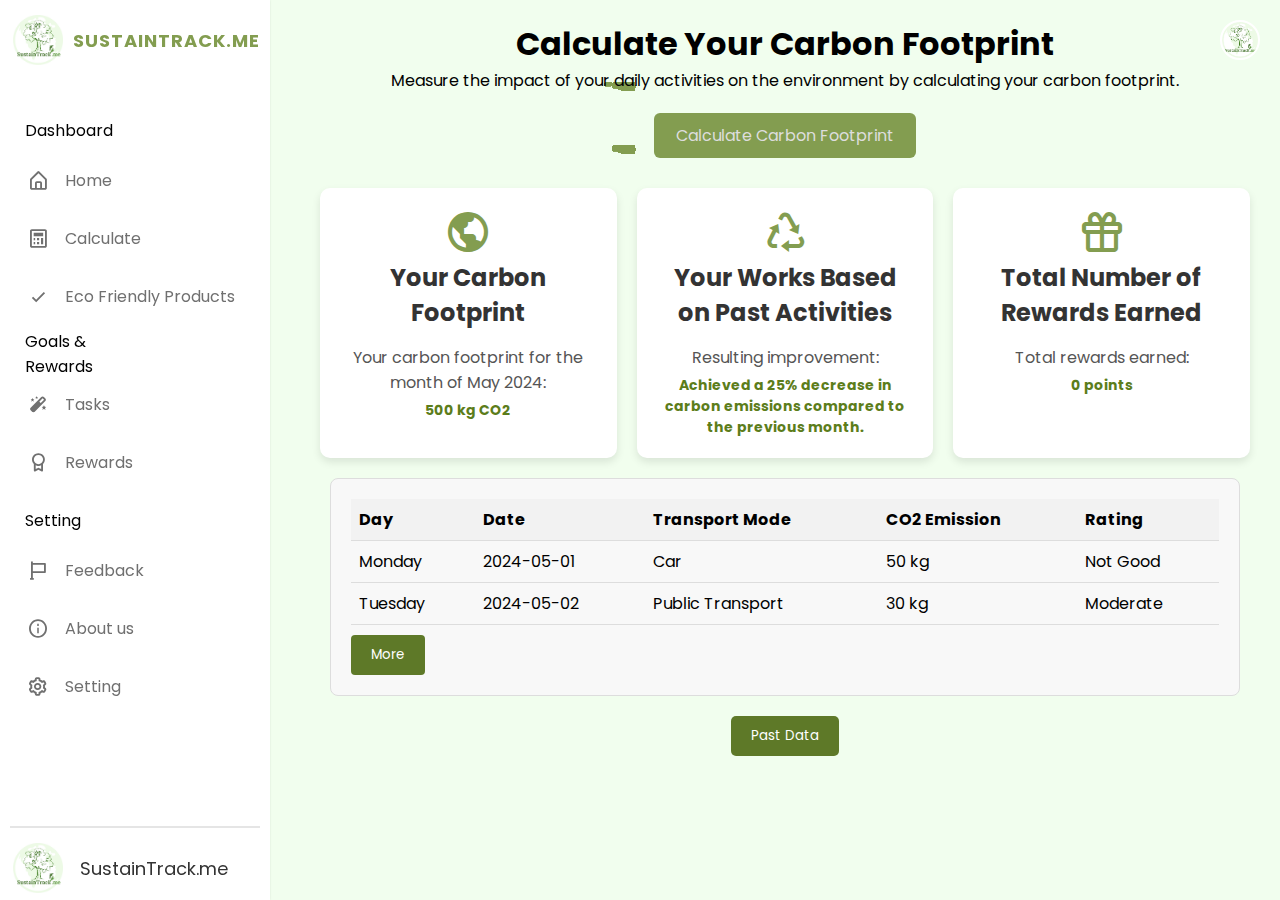
<file: Home page C.html>
<!DOCTYPE html>
<html lang="en">
  <head>
    <meta charset="UTF-8">
    <meta name="viewport" content="width=device-width, initial-scale=1.0">
    <title>SustainTrack.me</title>
    <link rel="stylesheet" href="Home page C.css" />
    <link flex href="https://unpkg.com/boxicons@2.1.4/css/boxicons.min.css" rel="stylesheet" />
    <!--Js link -->
    <script src="Home page C.js" defer></script>
  </head>
  <body>
    <a href="Profile.html" class="profile-link">
        <div class="profile-icon">
            <img src="1.png" alt="Profile Icon">
        </div>
    </a>
    
    <nav class="sidebar locked">
      <div class="logo_items flex">
        <span class="nav_image">
          <img src="1.png" alt="" />
        </span>
        <div class="logo-container">
            <span class="logo_name">SustainTrack.me</span>
        </div>
        
        <i class="bx bx-x" id="sidebar-close"></i>
      </div>

      <div class="menu_container">
        <div class="menu_items">
          <ul class="menu_item">
            <div class="menu_title flex">
              <span class="title">Dashboard</span>
              <span class="line"></span>
            </div>
            <li class="item">
              <a href="Home page C.html" class="link flex"><!---Home page ref-->
                <i class="bx bx-home-alt"></i>
                <span>Home</span>
              </a>
            </li>
            <li class="item">
              <a href="Calculator page.html" class="link flex"><!--Calculator page ref-->
                <i class="bx bx-calculator"></i>

                <span>Calculate</span>
              </a>
            </li>
            <li class="item">
              <a href="Home page.html" class="link flex"><!--Product page ref-->
                <i class="bx bx-check"></i>
                <span>Eco Friendly Products</span>
              </a>
            </li>
          </ul>

          <ul class="menu_item">
            <div class="menu_title flex">
              <span class="title">Goals & Rewards</span>
              <span class="line"></span>
            </div>
            <li class="item">
              <a href="Task page.html" class="link flex"><!--task page ref-->
                <i class="bx bxs-magic-wand"></i>
                <span> Tasks</span>
              </a>
            </li>

            <li class="item">
              <a href="Reward page.html" class="link flex"><!--Rewards page ref-->
                <i class="bx bx-award"></i>
                <span>Rewards</span>
              </a>
            </li>
          </ul>

          <ul class="menu_item">
            <div class="menu_title flex">
              <span class="title">Setting</span>
              <span class="line"></span>
            </div>
            <li class="item">
              <a href="Feedback.html" class="link flex"><!--Feed back page ref-->
                <i class="bx bx-flag"></i>
                <span>Feedback</span>
              </a>
            </li>
            <li class="item">
              <a href="About page.html" class="link flex"><!--About us page ref-->
                <i class="bx bx-info-circle"></i>
                <span>About us</span>
              </a>
            </li>
            <li class="item">
              <a href="Setting page.html" class="link flex"><!--Setting page ref-->
                <i class="bx bx-cog"></i>
                <span>Setting</span>
              </a>
            </li>
          </ul>
        </div>

        <div class="sidebar_profile flex">
          <span class="nav_image">
            <img src="1.png" alt="logo_img" />
          </span>
          <div class="data_text">
            <span class="name"> SustainTrack.me</span>
          </div>
        </div>
      </div>
    </nav>

    <div class="main-content">
        <div class="description">
          <h1>Calculate Your Carbon Footprint</h1>
          <p>Measure the impact of your daily activities on the environment by calculating your carbon footprint.</p>
        </div>
        <!--Below button for calvulator page ref-->
        <button class="calculate-btn button animate"><a href="Calculator page.html">Calculate Carbon Footprint</a></button>

        <div class="card-container">
            <a href="#" class="card"><!--Recent  data page ref-->
              <i class="bx bx-world"></i>
              <h2>Your Carbon Footprint</h2>
              <p>Your carbon footprint for the month of May 2024: 
                <h4>500 kg CO2</h4></p>
            </a>
            <a href="#" class="card"><!--Past data page ref -->
              <i class='bx bx-recycle'></i>
              <h2>Your Works Based on Past Activities</h2>
              <p>Resulting improvement:  <h4>Achieved a 25% decrease in carbon emissions compared to the previous month.</h4></p>
            </a>
            <a href="Reward page.html" class="card"><!--Rewards page -->
              <i class='bx bx-gift'></i> 
              <h2>Total Number of Rewards Earned</h2>
              <p>Total rewards earned: <h4>0 points</h4></p>
            </a>
          </div>
          <div class="recent-data-box">
            <!-- Initial visible data -->
            <table>
              <!-- Table headers -->
              <thead>
                <tr>
                  <th>Day</th>
                  <th>Date</th>
                  <th>Transport Mode</th>
                  <th>CO2 Emission</th>
                  <th>Rating</th>
                </tr>
              </thead>
              <!-- Table body with initial rows -->
              <tbody>
                <!-- Sample data for 2 days initially -->
                <tr>
                  <td>Monday</td>
                  <td>2024-05-01</td>
                  <td>Car</td>
                  <td>50 kg</td>
                  <td>Not Good</td>
                </tr>
                <tr>
                  <td>Tuesday</td>
                  <td>2024-05-02</td>
                  <td>Public Transport</td>
                  <td>30 kg</td>
                  <td>Moderate</td>
                </tr>
              </tbody>
            </table>
            <!-- More button -->
            <button class="more-btn" onclick="toggleMoreData()">More</button>
            <!-- Additional data initially hidden -->
            <div class="more-data" style="display: none;">
              <table>
                <!-- Additional rows of data -->
                <!-- Replace the content with additional data -->
                <tbody>
                  <!-- Sample data for additional days (3rd day onwards) -->
                  <tr>
                    <td>Wednesday</td>
                    <td>2024-05-03</td>
                    <td>Bicycle</td>
                    <td>10 kg</td>
                    <td>Good</td>
                  </tr>
                  <tr>
                    <td>Thursday</td>
                    <td>2024-05-04</td>
                    <td>Car</td>
                    <td>20 kg</td>
                    <td>Moderate</td>
                  </tr>
                  <tr>
                    <td>Friday</td>
                    <td>2024-05-05</td>
                    <td>Bicycle</td>
                    <td>10 kg</td>
                    <td>Good</td>
                  </tr>
                  <tr>
                    <td>Saturday</td>
                    <td>2024-05-06</td>
                    <td>Car</td>
                    <td>50 kg</td>
                    <td>Not</td>
                  </tr>
                  <!-- Add more rows as needed -->
                </tbody>
              </table>
            </div>
          </div>
          <!--Below past data page ref-->
          <button class="past-data-btn"><a href="#">Past Data</a></button>
  </body>
</html>
</file>
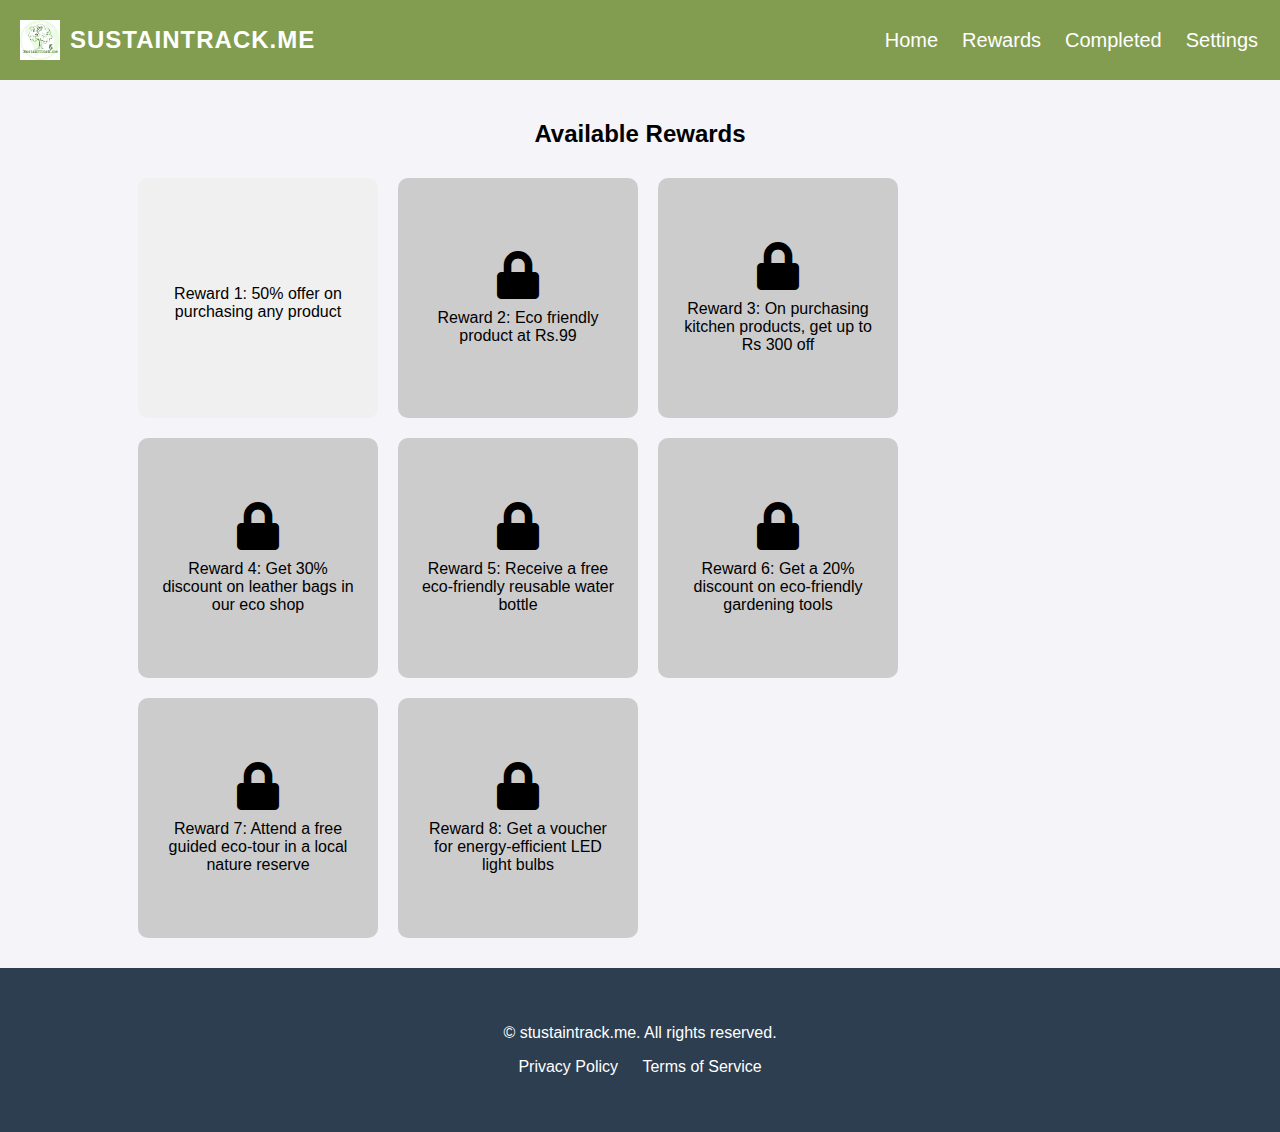
<file: Reward page.html>
<!DOCTYPE html>
<html lang="en">
<head>
    <meta charset="UTF-8">
    <meta name="viewport" content="width=device-width, initial-scale=1.0">
    <title>Rewards</title>
    <link rel="stylesheet" href="https://cdnjs.cloudflare.com/ajax/libs/font-awesome/5.15.4/css/all.min.css">
    <link rel="stylesheet" href="Reward page.css">
</head>
<body>
    <div class="navigation">
        <div class="logo-section">
            <div class="nav_image">
                <img src="1.png" alt="Your Icon">
            </div>
            <div class="logo-container">
                <h1 class="logo_name">SustainTrack.me</h1>
            </div>
        </div>
        <input type="checkbox" class="menu-btn" id="menu-btn">
        <label class="menu-icon" for="menu-btn"><span class="nav-icon"></span></label>
        <ul class="nav-links">
            <li><a href="index.html">Home</a></li>
            <li><a href="#">Rewards</a></li>
            <li><a href="Task page.html">Completed</a></li>
            <li><a href="Setting page.html">Settings</a></li>
        </ul>
    </div>
   
    <div class="container">
        <h2>Available Rewards</h2>
        <div class="reward-list">

            <!-- Unlocked Reward Cards -->
            <div class="reward-item unlocked">
                <i class="fas fa-giftk"></i>
                <p>Reward 1: 50% offer on purchasing any product </p>
            </div>
            <div class="reward-item locked" data-task="Gradual Reduse in Carbon Emission">
                <i class="fas fa-lock"></i>
                <p>Reward 2: Eco friendly product at Rs.99</p>
            </div>
            <div class="reward-item locked" data-task="Walked 20 km in 10 days.">
                <i class="fas fa-lock"></i>
                <p>Reward 3: On purchasing kitchen products, get up to Rs 300 off</p>
                <span class="task-info">Complete task: Walked 20 km in 10 days.</span>
            </div>
            
            <div class="reward-item locked" data-task="Used public transport 5 times in a week.">
                <i class="fas fa-lock"></i>
                <p>Reward 4: Get 30% discount on leather bags in our eco shop</p>
                <span class="task-info">Complete task: Used public transport 5 times in a week.</span>
            </div>
            
            <div class="reward-item locked" data-task="Recycled 50 plastic bottles.">
                <i class="fas fa-lock"></i>
                <p>Reward 5: Receive a free eco-friendly reusable water bottle</p>
                <span class="task-info">Complete task: Recycled 50 plastic bottles.</span>
            </div>
            
            <div class="reward-item locked" data-task="Planted 10 trees.">
                <i class="fas fa-lock"></i>
                <p>Reward 6: Get a 20% discount on eco-friendly gardening tools</p>
                <span class="task-info">Complete task: Planted 10 trees.</span>
            </div>
            
            <div class="reward-item locked" data-task="Attended 3 eco-awareness workshops.">
                <i class="fas fa-lock"></i>
                <p>Reward 7: Attend a free guided eco-tour in a local nature reserve</p>
                <span class="task-info">Complete task: Attended 3 eco-awareness workshops.</span>
            </div>
            
            <div class="reward-item locked" data-task="Reduced electricity consumption by 20% in a month.">
                <i class="fas fa-lock"></i>
                <p>Reward 8: Get a voucher for energy-efficient LED light bulbs</p>
                <span class="task-info">Complete task: Reduced electricity consumption by 20% in a month.</span>
            </div>
        </div>
        
    </div>

    <footer>
        <div class="container">
            <p>&copy; stustaintrack.me. All rights reserved.</p>
            <ul>
                <li><a href="terms_and_condition.html">Privacy Policy</a></li>
                <li><a href="terms_and_condition.html">Terms of Service</a></li>
            </ul>
        </div>
    </footer>
    
    <script src="Reward page.js"></script>
</body>
</html>
</file>
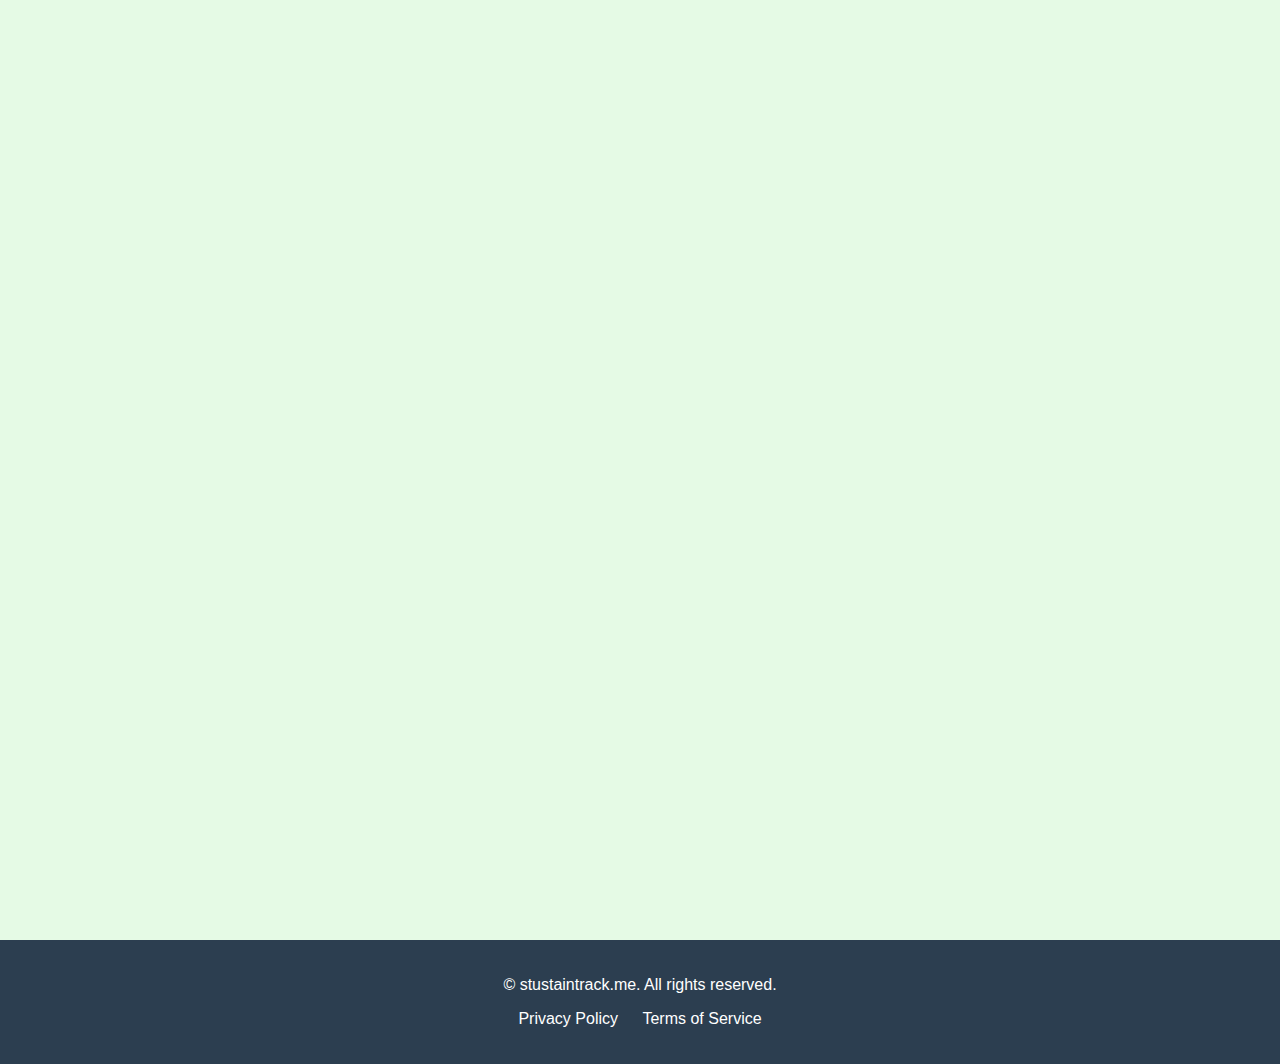
<file: Setting page.html>
<!DOCTYPE html>
<html lang="en">
<head>
    <meta charset="UTF-8">
    <meta name="viewport" content="width=device-width, initial-scale=1.0">
    <title>Settings Page</title>
    <link rel="stylesheet" href="https://cdnjs.cloudflare.com/ajax/libs/font-awesome/5.15.4/css/all.min.css">
    <link rel="stylesheet" href="Setting page.css">
</head>
<body>
    <div class="settings-container">
        <form id="settings-form">
            <div class="share-icon" id="share-button" data-url="https://yourwebsite.com">
                <i class="fas fa-share-alt"></i>
            </div>
            <div class="settings-header">
                <h1>Settings</h1>
            </div>
            <div class="form-group">
                <label for="profile"><i class="fas fa-user"></i> Profile:</label>
                <button type="button" id="profile" class="green-button">View Profile</button>
            </div>
            <div class="form-group">
                <label for="units"><i class="fas fa-balance-scale"></i> Units:</label>
                <select id="units" name="units" autofocus>
                    <option value="kg">Kilograms</option>
                    <option value="lb">Pounds</option>
                    <option value="ton">Metric Ton</option>
                </select>
            </div>
            <div class="form-group">
                <label for="location"><i class="fas fa-map-marker-alt"></i> Location:</label>
                <div class="location-container">
                    <input type="text" id="location" name="location">
                    <button type="button" id="get-location"><i class="fas fa-location-arrow"></i></button>
                </div>
            </div>
            <div class="form-group">
                <label for="storage"><i class="fas fa-hdd"></i> Storage:</label>
                <button type="button" id="storage" class="green-button">Storage details</button>
            </div>
            <div class="form-group">
                <label for="goals"><i class="fas fa-bullseye"></i> Goals:</label>
                <button type="button" id="goals" class="green-button">View Goals</button>
            </div>
            <div class="form-group">
                <label for="terms"><i class="fas fa-file-alt"></i> Terms and <br>Conditions:</label>
                <button type="button" id="terms" class="green-button">View Terms</button>
            </div>
            <div class="button-group">
                <button type="submit" id="save-changes" class="green-button"><i class="fas fa-save"></i> Save Changes</button>
                <button type="button" id="logout" class="green-button"><i class="fas fa-sign-out-alt"></i> Log Out</button>
            </div>
        </form>
    </div>

    <footer>
        <div class="container">
            <p>&copy; stustaintrack.me. All rights reserved.</p>
            <ul>
                <li><a href="terms_and_condition.html">Privacy Policy</a></li>
                <li><a href="terms_and_condition.html">Terms of Service</a></li>
            </ul>
        </div>
    </footer>
    
   <script src="Setting page.js"></script>
</body>
</html>
</file>
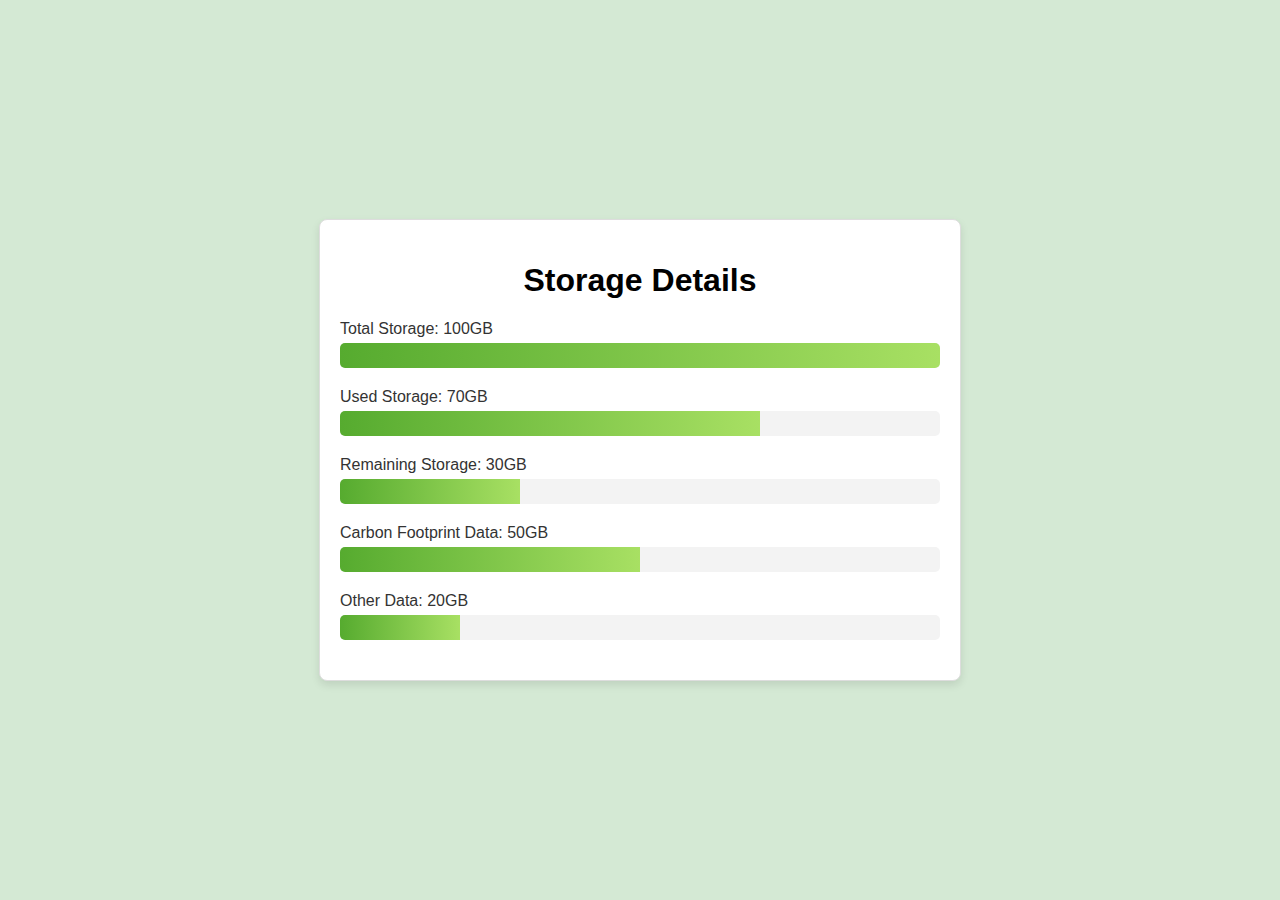
<file: Storage.html>
<!DOCTYPE html>
<html lang="en">
<head>
    <meta charset="UTF-8">
    <meta name="viewport" content="width=device-width, initial-scale=1.0">
    <title>Storage Details</title>
    <style>
        body {
            font-family: 'Segoe UI', Tahoma, Geneva, Verdana, sans-serif;
            margin: 0;
            background-color: #d4e9d4;
            display: flex;
            justify-content: center;
            align-items: center;
            height: 100vh;
        }
        .storage-container {
            max-width: 600px;
            width: 100%;
            padding: 20px;
            border: 1px solid #ddd;
            border-radius: 8px;
            background-color: #fff;
            box-shadow: 0 4px 8px rgba(0, 0, 0, 0.1);
            animation: fadeIn 1s ease;
        }
        .storage-header {
            text-align: center;
            margin-bottom: 20px;
        }
        .progress-bar-container {
            margin-bottom: 20px;
        }
        .progress-bar {
            position: relative;
            height: 25px;
            width: 100%;
            background-color: #f3f3f3;
            border-radius: 5px;
            overflow: hidden;
            margin-bottom: 10px;
            transition: transform 0.3s ease;
        }
        .progress-bar::after {
            content: '';
            position: absolute;
            top: 0;
            left: 0;
            height: 100%;
            background: linear-gradient(90deg, #56ab2f, #a8e063);
            transition: width 1s ease;
        }
        .progress-bar[data-percent="100"]::after {
            width: 100%;
        }
        .progress-bar[data-percent="70"]::after {
            width: 70%;
        }
        .progress-bar[data-percent="50"]::after {
            width: 50%;
        }
        .progress-bar[data-percent="30"]::after {
            width: 30%;
        }
        .progress-bar[data-percent="20"]::after {
            width: 20%;
        }
        .progress-bar:hover {
            transform: scale(1.05);
        }
        .progress-label {
            font-size: 1em;
            color: #333;
            margin-bottom: 5px;
        }
        @keyframes fadeIn {
            from {
                opacity: 0;
            }
            to {
                opacity: 1;
            }
        }
    </style>
</head>
<body>
    <div class="storage-container">
        <div class="storage-header">
            <h1>Storage Details</h1>
        </div>
        <div class="progress-bar-container">
            <div class="progress-label">Total Storage: 100GB</div>
            <div class="progress-bar" data-percent="100"></div>
        </div>
        <div class="progress-bar-container">
            <div class="progress-label">Used Storage: 70GB</div>
            <div class="progress-bar" data-percent="70"></div>
        </div>
        <div class="progress-bar-container">
            <div class="progress-label">Remaining Storage: 30GB</div>
            <div class="progress-bar" data-percent="30"></div>
        </div>
        <div class="progress-bar-container">
            <div class="progress-label">Carbon Footprint Data: 50GB</div>
            <div class="progress-bar" data-percent="50"></div>
        </div>
        <div class="progress-bar-container">
            <div class="progress-label">Other Data: 20GB</div>
            <div class="progress-bar" data-percent="20"></div>
        </div>
    </div>
</body>
</html>
</file>
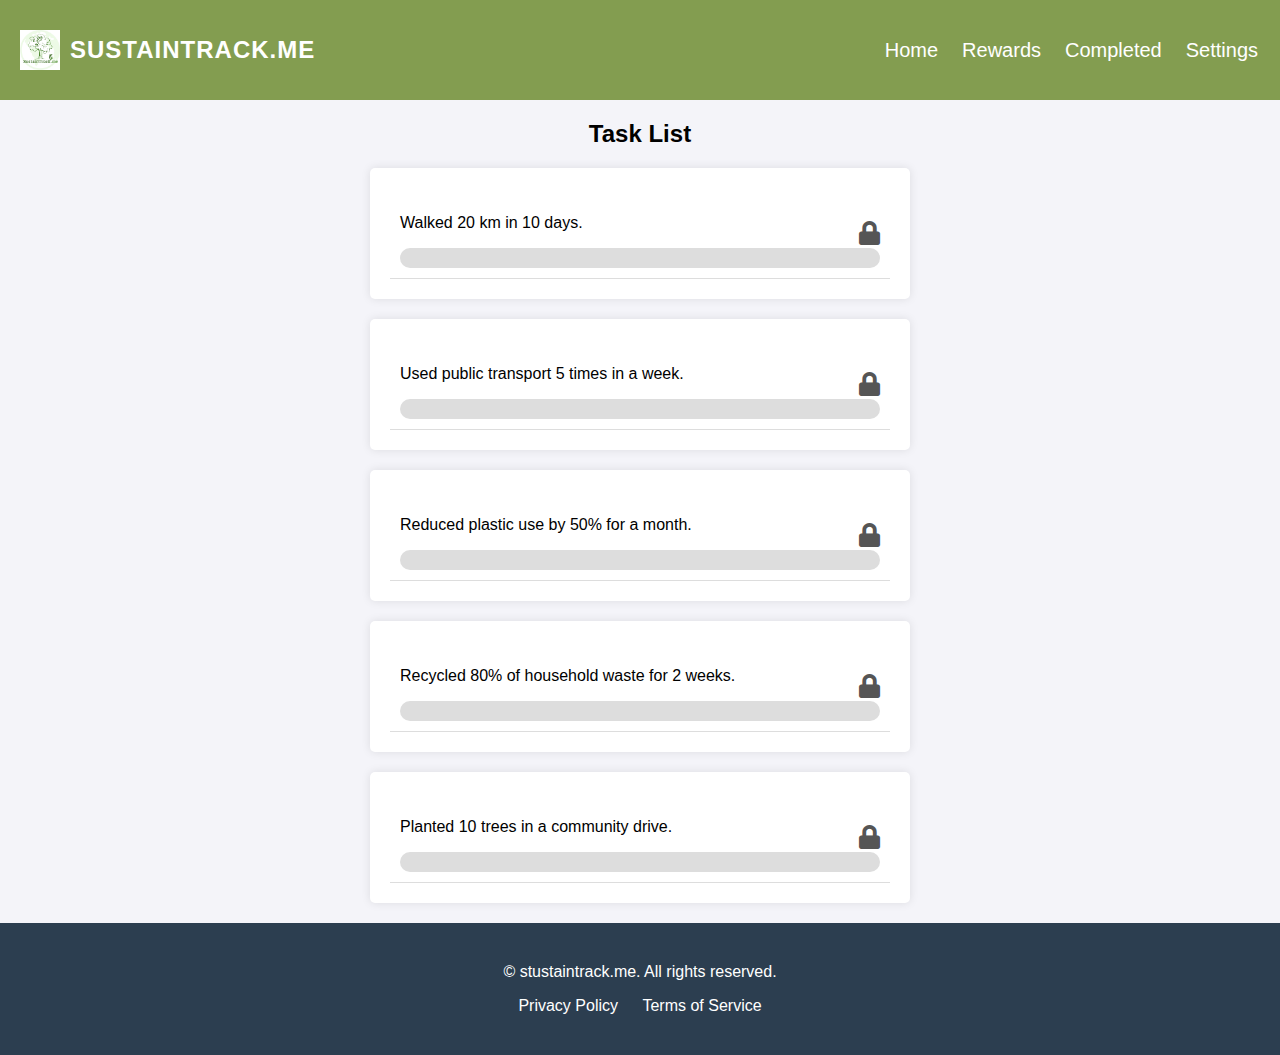
<file: Task page.html>
<!DOCTYPE html>
<html lang="en">
<head>
    <meta charset="UTF-8">
    <meta name="viewport" content="width=device-width, initial-scale=1.0">
    <title>Sustainable Development Goals</title>
    <link rel="stylesheet" href="https://cdnjs.cloudflare.com/ajax/libs/font-awesome/5.15.4/css/all.min.css">
    <link rel="stylesheet" href="Task page.css">
</head>
<body>
    <div class="navigation">
        <div class="logo-section">
            <div class="nav_image">
                <img src="1.png" alt="Your Icon">
            </div>
            <div class="logo-container">
                <h1 class="logo_name">SustainTrack.me</h1>
            </div>
        </div>
        <input type="checkbox" class="menu-btn" id="menu-btn">
        <label class="menu-icon" for="menu-btn"><span class="nav-icon"></span></label>
        <ul class="nav-links">
            <li><a href="index.html">Home</a></li>
            <li><a href="Reward page.html">Rewards</a></li>
            <li><a href="#">Completed</a></li>
            <li><a href="Setting page.html">Settings</a></li>
        </ul>
    </div>
     
    <div class="container">
        <div class="goal-list">
            <h2 style="text-align: center;">Task List</h2>
            <div class="goal-container" id="goal1Container">
                <div class="goal-item" id="goal1">
                    <p>Walked 20 km in 10 days.</p>
                    <div class="progress-container">
                        <div class="progress-bar" id="progress1"></div>
                    </div>
                    <i class="fas fa-lock" id="lock1"></i>
                </div>
            </div>
            
            <div class="goal-container" id="goal2Container">
                <div class="goal-item" id="goal2">
                    <p>Used public transport 5 times in a week.</p>
                    <div class="progress-container">
                        <div class="progress-bar" id="progress2"></div>
                    </div>
                    <i class="fas fa-lock" id="lock2"></i>
                </div>
            </div>

            <div class="goal-container" id="goal3Container">
                <div class="goal-item" id="goal3">
                    <p>Reduced plastic use by 50% for a month.</p>
                    <div class="progress-container">
                        <div class="progress-bar" id="progress3"></div>
                    </div>
                    <i class="fas fa-lock" id="lock3"></i>
                </div>
            </div>

            <div class="goal-container" id="goal4Container">
                <div class="goal-item" id="goal4">
                    <p>Recycled 80% of household waste for 2 weeks.</p>
                    <div class="progress-container">
                        <div class="progress-bar" id="progress4"></div>
                    </div>
                    <i class="fas fa-lock" id="lock4"></i>
                </div>
            </div>

            <div class="goal-container" id="goal5Container">
                <div class="goal-item" id="goal5">
                    <p>Planted 10 trees in a community drive.</p>
                    <div class="progress-container">
                        <div class="progress-bar" id="progress5"></div>
                    </div>
                    <i class="fas fa-lock" id="lock5"></i>
                </div>
            </div>
            

            </div>
            <div class="completed-message" id="completedMessage">
                <p>Task completed! Redirecting to the task completed page...</p>
            </div>
        </div>
    </div>
    
    <footer>
        <div class="container">
            <p>&copy; stustaintrack.me. All rights reserved.</p>
            <ul>
                <li><a href="privacy.html">Privacy Policy</a></li>
                <li><a href="terms.html">Terms of Service</a></li>
            </ul>
        </div>
    </footer>

    <script src="Task page.js"></script>
</body>
</html>
</file>
<file: Home page C.css>
@import url("https://fonts.googleapis.com/css2?family=Poppins:wght@200;300;400;500;600;700&display=swap");
* {
  margin: 0;
  padding: 0;
  box-sizing: border-box;
  font-family: "Poppins", sans-serif;
}
body {
  min-height: 100vh;
  background: #f1feee;
  text-decoration: none;
}
.profile-link {
    position: fixed;
    top: 20px; 
    right: 20px; 
    z-index: 1000; 
    cursor: pointer; 
}

.profile-icon {
    width: 40px; 
    height: 40px; 
    border-radius: 50%; 
    overflow: hidden; 
    border: 2px solid #fff; 
    transition: transform 0.3s ease; 
}

.profile-icon img {
    width: 100%; 
    height: 100%; 
}

.profile-icon:hover {
    transform: scale(1.1); 
}
.flex {
  display: flex;
  align-items: center;
}
.nav_image {
  display: flex;
  min-width: 55px;
  justify-content: center;
}
.nav_image img {
  height: 50px;
  width: 50px;
}

.sidebar {
  position: fixed;
  top: 0;
  left: 0;
  height: 100%;
  width: 270px;
  background: #fff;
  padding: 15px 10px;
  box-shadow: 0 0 2px rgba(0, 0, 0, 0.1);
  transition: all 0.4s ease;
}
.sidebar.close {
  width: calc(55px + 20px);
}
.logo_items {
  gap: 8px;
}
.logo-container {
    font-family: Arial, sans-serif; 
    font-size: 18px; 
    color: #839d50;
    font-weight: bold;
    text-transform: uppercase;
    letter-spacing: 1px; 
}

.sidebar.close .logo_name,
.sidebar.close #lock-icon,
.sidebar.close #sidebar-close {
  opacity: 0;
  pointer-events: none;
}
#lock-icon,
#sidebar-close {
  padding: 10px;
  color: #839d50;
  font-size: 25px;
  cursor: pointer;
  margin-left: -4px;
  transition: all 0.3s ease;
}
#sidebar-close {
  display: none;
  color: #333;
}
.menu_container {
  display: flex;
  flex-direction: column;
  justify-content: space-between;
  margin-top: 40px;
  overflow-y: auto;
  height: calc(100% - 82px);
}
.menu_container::-webkit-scrollbar {
  display: none;
}
.menu_title {
  position: relative;
  height: 50px;
  width: 55px;
}
.menu_title .title {
  margin-left: 15px;
  transition: all 0.3s ease;
}
.sidebar.close .title {
  opacity: 0;
}
.menu_title .line {
  position: absolute;
  left: 50%;
  transform: translateX(-50%);
  height: 3px;
  width: 20px;
  border-radius: 25px;
  background: #aaa;
  transition: all 0.3s ease;
}
.menu_title .line {
  opacity: 0;
}
.sidebar.close .line {
  opacity: 1;
}
.item {
  list-style: none;
}
.link {
  text-decoration: none;
  border-radius: 8px;
  margin-bottom: 8px;
  color: #707070;
}
.link:hover {
  color: #fff;
  background-color: #839d50;
}
.link span {
  white-space: nowrap;
}
.link i {
  height: 50px;
  min-width: 55px;
  display: flex;
  font-size: 22px;
  align-items: center;
  justify-content: center;
  border-radius: 4px;
}

.sidebar_profile {
  padding-top: 15px;
  margin-top: 15px;
  gap: 15px;
  border-top: 2px solid rgba(0, 0, 0, 0.1);
}
.sidebar_profile .name {
  font-size: 18px;
  color: #333;
}
.sidebar_profile .email {
  font-size: 15px;
  color: #333;
}
#sidebar-open {
  font-size: 30px;
  color: #333;
  cursor: pointer;
  margin-right: 20px;
  display: none;
}
.search_box {
  height: 46px;
  max-width: 500px;
  width: 100%;
  border: 1px solid #aaa;
  outline: none;
  border-radius: 8px;
  padding: 0 15px;
  font-size: 18px;
  color: #333;
}

@media screen and (max-width: 1100px) {
  .navbar {
    left: 65%;
  }
}
@media screen and (max-width: 800px) {
  .sidebar {
    left: 0;
    z-index: 1000;
  }
  .sidebar.close {
    left: -100%;
  }
  #sidebar-close {
    display: block;
  }
  #lock-icon {
    display: none;
  }
  .navbar {
    left: 0;
    max-width: 100%;
    transform: translateX(0%);
  }
  #sidebar-open {
    display: block;
  }
}
.main-content {
    margin-left: 290px;
    padding: 20px;
    display: flex;
    flex-direction: column;
    align-items: center;
  }
  
  .description {
    margin-bottom: 20px;
    text-align: center; 
  }
  
  .calculate-btn {
    position: relative;
    padding: 10px 22px;
    border-radius: 6px;
    border: none;
    color: white;
    cursor: pointer;
    background-color: #839d50;
    transition: all 0.2s ease;
  }
  
  .calculate-btn:active {
    transform: scale(0.96);
  }
  
  .calculate-btn:before,
  .calculate-btn:after {
    position: absolute;
    content: "";
    width: 150%;
    left: 50%;
    height: 100%;
    transform: translateX(-50%);
    z-index: -1000;
    background-repeat: no-repeat;
  }
  
  .calculate-btn.animate::before {
    top: -70%;
    background-image: radial-gradient(circle, #839d50 20%, transparent 20%),
      radial-gradient(circle, transparent 20%,  20%, transparent 30%),
      radial-gradient(circle, #839d50 20%, transparent 20%),
      radial-gradient(circle, #839d50 20%, transparent 20%),
      radial-gradient(circle, transparent 10%, #839d50 15%, transparent 20%),
      radial-gradient(circle, #839d50 20%, transparent 20%),
      radial-gradient(circle, #839d50 20%, transparent 20%),
      radial-gradient(circle, #839d50 20%, transparent 20%),
      radial-gradient(circle, #839d50 20%, transparent 20%);
    background-size: 10% 10%, 20% 20%, 15% 15%, 20% 20%, 18% 18%, 10% 10%, 15% 15%,
      10% 10%, 18% 18%;
    animation: greentopBubbles ease-in-out 0.6s forwards infinite;
  }
  
  @keyframes greentopBubbles {
    0% {
      background-position: 5% 90%, 10% 90%, 10% 90%, 15% 90%, 25% 90%, 25% 90%,
        40% 90%, 55% 90%, 70% 90%;
    }
    50% {
      background-position: 0% 80%, 0% 20%, 10% 40%, 20% 0%, 30% 30%, 22% 50%,
        50% 50%, 65% 20%, 90% 30%;
    }
    100% {
      background-position: 0% 70%, 0% 10%, 10% 30%, 20% -10%, 30% 20%, 22% 40%,
        50% 40%, 65% 10%, 90% 20%;
      background-size: 0% 0%, 0% 0%, 0% 0%, 0% 0%, 0% 0%, 0% 0%;
    }
  }
  .calculate-btn a
  {
    text-decoration: none;
   color: #ddd;
   font-size: 16px
  }
  
  .calculate-btn.animate::after {
    bottom: -70%;
    background-image: radial-gradient(circle, #839d50 20%, transparent 20%),
      radial-gradient(circle, #839d50 20%, transparent 20%),
      radial-gradient(circle, transparent 10%, #839d50 15%, transparent 20%),
      radial-gradient(circle, #839d50 20%, transparent 20%),
      radial-gradient(circle, #839d50 20%, transparent 20%),
      radial-gradient(circle, #839d50 20%, transparent 20%),
      radial-gradient(circle, #839d50 20%, transparent 20%);
    background-size: 15% 15%, 20% 20%, 18% 18%, 20% 20%, 15% 15%, 20% 20%, 18% 18%;
    animation: greenbottomBubbles ease-in-out 1s forwards infinite;
  }
  
  @keyframes greenbottomBubbles {
    0% {
      background-position: 10% -10%, 30% 10%, 55% -10%, 70% -10%, 85% -10%,
        70% -10%, 70% 0%;
    }
    50% {
      background-position: 0% 80%, 20% 80%, 45% 60%, 60% 100%, 75% 70%, 95% 60%,
        105% 0%;
    }
    100% {
      background-position: 0% 90%, 20% 90%, 45% 70%, 60% 110%, 75% 80%, 95% 70%,
        110% 10%;
      background-size: 0% 0%, 0% 0%, 0% 0%, 0% 0%, 0% 0%, 0% 0%;
    }
  }
  .card-container {
    display: flex;
    justify-content: space-between;
    margin-top: 30px;
}

.card {
    flex: 1;
    background-color: #fff;
    border-radius: 10px;
    box-shadow: 0 4px 8px rgba(0, 0, 0, 0.1);
    padding: 20px;
    text-align: center;
    transition: all 0.3s ease;
    margin: 0 10px; 
    text-decoration: none;
}

.card:hover {
    transform: translateY(-5px);
    box-shadow: 0 6px 12px rgba(0, 0, 0, 0.2);
    background-color:#839d50  ;
    color: #fff;
}

.card:hover i {
    color: #fff; 
}

.card h2 {
    margin-bottom: 15px;
    color: #333; 
}

.card i {
    font-size: 48px;
    color:#839d50  ;
}
.card h4 {
    font-size: 14px;
    color: #5c7d1b;
    margin-top: 5px;
}
.card:hover h4
{   
    font-size: 16px;
    color: #fff;
}

.card p {
    font-size: 16px;
    color: #555;
}

  .recent-data-box {
    background-color: #f8f8f8;
    border: 1px solid #ddd;
    border-radius: 8px;
    padding: 20px;
    margin-bottom: 20px;
    margin-top: 20px; 
    width: calc(100% - 40px); 
    max-width: 100%; 
    box-sizing: border-box; 
  }
  
  .recent-data-box {
    margin-top: 20px;
  }
  
  
  table {
    width: 100%;
    border-collapse: collapse;
    margin-bottom: 10px;
  }
  
  th, td {
    padding: 8px;
    border-bottom: 1px solid #ddd;
    text-align: left;
  }
  
  th {
    background-color: #f2f2f2;
  }
  
  .more-btn {
    background-color: #5e7928;
    color: white;
    padding: 10px 20px;
    border: none;
    border-radius: 4px;
    cursor: pointer;
    transition: background-color 0.3s;
  }
  
  .more-btn:hover {
    background-color: #839d50;
  }

tr:hover {
    background-color: #839d50;
    cursor: pointer;
}

tr a {
    color: inherit;
    text-decoration: none;
}

.past-data-btn {
  background-color: #5e7928;
  color: #fff;
  border: none;
  border-radius: 5px;
  padding: 10px 20px;
  cursor: pointer;
  text-decoration: none; /* added */
}
.past-data-btn a {
  color: #fff;
  cursor: pointer;
  text-decoration: none; /* added */
}


.past-data-btn:hover {
  background-color: #839d50;
  text-decoration: none; /* added */
}
</file>
<file: About page.css>
body {
    font-family: Arial, sans-serif;
    margin: 0;
    padding: 0;
    box-sizing: border-box;
}

header {
    background: #839d50;
    color: white;
    padding: 10px 0;
}

header .container {
    display: flex;
    justify-content: space-between;
    align-items: center;
}

header .logo {
    height: 60px;
    width: 60px;
}

header nav ul {
    list-style: none;
    display: flex;
    gap: 15px;
}

header nav ul li {
    display: inline;
}

header nav ul li a {
    color: white;
    text-decoration: none;
    padding: 5px 10px;
}

header nav ul li a:hover {
    background: #405825;
    border-radius: 5px;
}

section {
    padding: 40px 0;
}

.container {
    width: 80%;
    margin: auto;
}

.intro h1 {
    font-size: 2.5em;
    margin-bottom: 10px;
}

.intro p {
    font-size: 1.2em;
}

.team .team-members {
    display: flex;
    gap: 20px;
    flex-wrap: wrap;
}

.team .team-member {
    text-align: center;
    width: 200px;
}

.team .team-member img {
    width: 100%;
    border-radius: 50%;
}

.team .team-member h3 {
    margin: 10px 0 5px;
}

.story, .commitment, .testimonials, .cta {
    background: #ecf0f1;
    padding: 20px 0;
}

.testimonials .testimonial {
    margin: 10px 0;
    font-style: italic;
}

.cta {
    text-align: center;
}

.cta .btn {
    background: #27ae60;
    color: white;
    padding: 10px 20px;
    text-decoration: none;
    border-radius: 5px;
    display: inline-block;
}

.cta .btn:hover {
    background: #2ecc71
}

footer {
    background: #2c3e50;
    color: white;
    padding: 20px 0;
    text-align: center;
}

footer ul {
    list-style: none;
    padding: 0;
}

footer ul li {
    display: inline;
    margin: 0 10px;
}

footer ul li a {
    color: white;
    text-decoration: none;
}

footer ul li a:hover {
    text-decoration: underline;
}
</file>
<file: Cart page.css>
@import url('https://fonts.googleapis.com/css2?family=Open+Sans:wght@300;400;500;600;700&display=swap');

* {
  margin: 0;
  padding: 0;
  box-sizing: border-box;
  font-family: 'Open Sans', sans-serif;
}

body {
    font-family: Arial, sans-serif;
    margin: 0;
    padding: 0;
    padding-bottom: 160px; /* Adjust the value to match the height of the footer */
}
/* Navigation Styles */
.navigation {
    background-color:#839d50;
    color: white;
    padding: 10px;
    display: flex;
    justify-content: space-between;
    align-items: center;
}

/* Container for the entire logo section */
.logo-section {
    display: flex;
    align-items: center; /* Center items vertically */
    padding: 20px; /* Add padding */
    background-color: #839d50; /* Background color */
}

/* Styling for the image container */
.nav_image {
    display: flex;
    align-items: center; /* Center the image vertically */
    margin-right: 10px; /* Add some space between the image and the text */
}

.nav_image img {
    height: 40px; /* Set a fixed height for the image */
    width: auto; /* Maintain aspect ratio */
}

/* Styling for the logo text container */
.logo-container {
    display: flex;
    align-items: center; /* Center the text vertically */
}

.logo_name {
    font-size: 24px; /* Font size */
    color: white; /* Text color */
    font-weight: bold; /* Font weight */
    text-transform: uppercase; /* Uppercase text */
    letter-spacing: 1px; /* Letter spacing */
}

/* Optional: Add hover effect */
.logo_name:hover {
    color: #639640; /* Change text color on hover */
    transition: color 0.3s ease; /* Smooth transition */
}

.menu-btn {
    display: none;
}

.menu-icon {
    display: none;
}

.nav-links {
    display: flex;
    align-items: center;
}

.nav-links li {
    list-style: none;
    margin: 0 12px;
}

.nav-links li a {
    position: relative;
    color: #fff;
    font-size: 20px;
    font-weight: 500;
    padding: 6px 0;
    text-decoration: none;
}

/* Hover effects */
.nav-links li a:before {
    content: '';
    position: absolute;
    bottom: 0;
    left: 0;
    height: 3px;
    width: 0%;
    background: #2f3f0e;
    border-radius: 12px;
    transition: all 0.4s ease;
}

.nav-links li a:hover:before {
    width: 100%;
}

.nav-links li.center a:before {
    left: 50%;
    transform: translateX(-50%);
}

.nav-links li.upward a:before {
    width: 100%;
    bottom: -5px;
    opacity: 0;
}

.nav-links li.upward a:hover:before {
    bottom: 0px;
    opacity: 1;
}

.nav-links li.forward a:before {
    width: 100%;
    transform: scaleX(0);
    transform-origin: right;
    transition: transform 0.4s ease;
}

.nav-links li.forward a:hover:before {
    transform: scaleX(1);
    transform-origin: left;
}

.right-nav {
    display: flex;
    align-items: center;
}

.right-nav a {
    text-decoration: none;
    color: white;
    margin-right: 20px;
    position: relative;
    display: flex;
    align-items: center;
    transition: color 0.3s ease;
}

.right-nav a:hover {
    color:#3f580c; /* Change color on hover */
}

.right-nav a span {
    margin-left: 5px;
    background-color: #3f580c;
    color: white;
    border-radius: 50%;
    padding: 5px 10px;
    font-size: 0.9em;
    transition: background-color 0.3s ease, color 0.3s ease;
}

.right-nav a:hover span {
    background-color: white;
    color: #3f580c;
}

.right-nav a i {
    font-size: 1.2em;
    transition: transform 0.3s ease;
}

.right-nav a:hover i {
    transform: scale(1.2); /* Slightly enlarge icon on hover */
}
/* Cart Items Section */
#cart-items {
  padding: 20px;
  max-width: 1200px;
  margin: 20px auto;
  background: #fff;
  box-shadow: 0 2px 4px rgba(0,0,0,0.1);
  border-radius: 8px;
}

/* Footer Styles */
.footer {
  position: fixed;
  left: 0;
  bottom: 0;
  width: 100%;
  background-color: #333;
  color: white;
  padding: 20px 0;
  text-align: center;
}

.footer .container {
  max-width: 1200px;
  margin: 0 auto;
}

.footer .footer-row {
  display: flex;
  flex-wrap: wrap;
  justify-content: space-between;
}

.footer-col {
  flex: 1;
  padding: 0 20px;
  text-align: left;
}

.footer-col h4 {
  margin-bottom: 10px;
}

.footer-col p {
  margin-bottom: 10px;
}

.footer-col ul {
  padding-left: 0;
}

.footer-col ul li {
  list-style: none;
}

.footer-col ul li a {
  color: #bfbfbf;
  text-decoration: none;
  transition: color 0.3s;
}

.footer-col ul li a:hover {
  color: white;
}

.icons {
  display: flex;
  justify-content: center;
  margin-top: 20px;
}

.icons i {
  font-size: 24px;
  margin: 0 10px;
  cursor: pointer;
  transition: color 0.3s;
}

.icons i:hover {
  color: #fff;
}
</file>
<file: Feedback page.css>
feedback css

/* styles.css */
body {
    font-family: Arial, sans-serif;
    background-color: #f4f4f4;
    margin: 0;
    padding: 0;
}

.container {
    width: 50%;
    margin: 50px auto;
    background: #fff;
    padding: 20px;
    box-shadow: 0 0 10px rgba(0, 0, 0, 0.1);
    border-radius: 8px;
}

h1 {
    text-align: center;
    color: #333;
}

label {
    display: block;
    margin-top: 10px;
    font-weight: bold;
}

input, textarea {
    width: 100%;
    padding: 10px;
    margin-top: 5px;
    border: 1px solid #ddd;
    border-radius: 4px;
}

button {
    width: 100%;
    padding: 10px;
    background:#839d50;
    color: #fff;
    border: none;
    border-radius: 4px;
    cursor: pointer;
    margin-top: 20px;
}

button:hover {
    background: #62790f;
}

body, html {
    margin: 0;
    padding: 0;
    height: 100%;
}

.navigation {
    background-color: #839d50;
    color: white;
    padding: 10px;
    display: flex;
    justify-content: space-between;
    align-items: center;
}

.logo-section {
    display: flex;
    align-items: center;
    padding: 10px;
    background-color: #839d50;
}

.nav_image {
    display: flex;
    align-items: center;
    margin-right: 10px;
}

.nav_image img {
    height: 40px;
    width: auto;
}

.logo-container {
    display: flex;
    align-items: center;
}

.logo_name {
    font-size: 24px;
    color: white;
    font-weight: bold;
    text-transform: uppercase;
    letter-spacing: 1px;
}

.menu-btn {
    display: none;
}

.menu-icon {
    display: none;
}

.nav-links {
    display: flex;
    align-items: center;
}

.nav-links li {
    list-style: none;
    margin: 0 12px;
}

.nav-links li a {
    position: relative;
    color: #fff;
    font-size: 20px;
    font-weight: 500;
    padding: 6px 0;
    text-decoration: none;
}

.nav-links li a:before {
    content: '';
    position: absolute;
    bottom: 0;
    left: 0;
    height: 3px;
    width: 0%;
    background: #2f3f0e;
    border-radius: 12px;
    transition: all 0.4s ease;
}

.nav-links li a:hover:before {
    width: 100%;
}

.nav-links li.center a:before {
    left: 50%;
    transform: translateX(-50%);
}

.nav-links li.upward a:before {
    width: 100%;
    bottom: -5px;
    opacity: 0;
}

.nav-links li.upward a:hover:before {
    bottom: 0px;
    opacity: 1;
}

.nav-links li.forward a:before {
    width: 100%;
    transform: scaleX(0);
    transform-origin: right;
    transition: transform 0.4s ease;
}

.nav-links li.forward a:hover:before {
    transform: scaleX(1);
    transform-origin: left;
}
.container {
    display: flex;
    flex-direction: column;
    align-items: center;
    justify-content: center;
    height: 100%;
}

.logo-container {
    display: flex;
    flex-direction: column;
    align-items: center;
    margin-bottom: 20px;
}

.logo {
    width: 150px;
    height: auto;
}

.logo-container a {
    text-decoration: none;
    color: inherit;
}

h1 {
    font-size: 24px;
    margin: 0; /* Remove default margin */
}
</file>
<file: Reward page.css>
/* Base styles */
body {
    font-family: Arial, sans-serif;
    margin: 0;
    padding: 0;
    background-color: #f4f4f9;
}

.container {
    width: 80%;
    margin: auto;
    overflow: hidden;
    padding: 20px;
}
.navigation {
    background-color: #839d50;
    color: white;
    padding: 10px;
    display: flex;
    justify-content: space-between;
    align-items: center;
}

.logo-section {
    display: flex;
    align-items: center;
    padding: 10px;
    background-color: #839d50;
}

.nav_image {
    display: flex;
    align-items: center;
    margin-right: 10px;
}

.nav_image img {
    height: 40px;
    width: auto;
}

.logo-container {
    display: flex;
    align-items: center;
}

.logo_name {
    font-size: 24px;
    color: white;
    font-weight: bold;
    text-transform: uppercase;
    letter-spacing: 1px;
}

.menu-btn {
    display: none;
}

.menu-icon {
    display: none;
}

.nav-links {
    display: flex;
    align-items: center;
}

.nav-links li {
    list-style: none;
    margin: 0 12px;
}

.nav-links li a {
    position: relative;
    color: #fff;
    font-size: 20px;
    font-weight: 500;
    padding: 6px 0;
    text-decoration: none;
}

.nav-links li a:before {
    content: '';
    position: absolute;
    bottom: 0;
    left: 0;
    height: 3px;
    width: 0%;
    background: #2f3f0e;
    border-radius: 12px;
    transition: all 0.4s ease;
}

.nav-links li a:hover:before {
    width: 100%;
}

.nav-links li.center a:before {
    left: 50%;
    transform: translateX(-50%);
}

.nav-links li.upward a:before {
    width: 100%;
    bottom: -5px;
    opacity: 0;
}

.nav-links li.upward a:hover:before {
    bottom: 0px;
    opacity: 1;
}

.nav-links li.forward a:before {
    width: 100%;
    transform: scaleX(0);
    transform-origin: right;
    transition: transform 0.4s ease;
}

.nav-links li.forward a:hover:before {
    transform: scaleX(1);
    transform-origin: left;
}

.logo_name {
    margin: 0;
}

.menu-btn {
    display: none;
}

.menu-icon {
    display: none;
}

@media (max-width: 768px) {
    .menu-icon {
        display: block;
        cursor: pointer;
    }
    .nav-links {
        display: none;
        flex-direction: column;
        width: 100%;
    }
    .menu-btn:checked + .menu-icon + .nav-links {
        display: flex;
    }
    .nav-links li {
        padding: 10px 0;
        text-align: center;
    }
}

h2 {
    text-align: center;
    margin-bottom: 20px;
}

.reward-list {
    display: flex;
    flex-wrap: wrap;
}

.reward-item {
    width: 200px;
    height: 200px;
    background-color: #f0f0f0;
    border-radius: 10px;
    margin: 10px;
    padding: 20px;
    position: relative;
    display: flex;
    flex-direction: column;
    align-items: center;
    justify-content: center;
    cursor: pointer;
}

.reward-item i {
    font-size: 48px;
    margin-bottom: 10px;
}

.reward-item p {
    text-align: center;
    margin: 0;
}

/* Locked reward card styles */
.reward-item.locked {
    background-color: #ccc;
    cursor: not-allowed;
}

.task-info {
    display: none;
    position: absolute;
    bottom: -20px;
    left: 50%;
    transform: translateX(-50%);
    background-color: #fff;
    padding: 5px;
    border: 1px solid #ccc;
    border-radius: 5px;
    box-shadow: 0 2px 4px rgba(0, 0, 0, 0.1);
}

.reward-item.locked:hover .task-info {
    display: block;
}

footer {
    background: #2c3e50;
    color: white;
    padding: 20px 0;
    text-align: center;
}

footer ul {
    list-style: none;
    padding: 0;
}

footer ul li {
    display: inline;
    margin: 0 10px;
}

footer ul li a {
    color: white;
    text-decoration: none;
}

footer ul li a:hover {
    text-decoration: underline;
}
</file>
<file: Setting page.css>
body {
    font-family: 'Segoe UI', Tahoma, Geneva, Verdana, sans-serif;
    background-color: #e5fae5;
    margin: 0;
    padding: 0;
}

.settings-container {
    display: flex;
    justify-content: center;
    align-items: center;
    min-height: 100vh;
    padding: 20px 20px;
}

#settings-form {
    max-width: 480px;
    max-height: 1100px;
    width: 100%;
    background-color: #fff;
    border-radius: 20px;
    box-shadow: 0 10px 20px rgba(0, 0, 0, 0.1);
    padding: 20px;
    box-sizing: border-box;
    margin: 30px 0;
    position: relative;
}

.settings-header {
    text-align: center;
    margin-bottom: 40px;
}

.form-group {
    display: flex;
    align-items: center;
    margin-bottom: 20px;
    margin-left: 10px;
    flex-wrap: flex-start; 
}

.form-group label {
    flex: 1;
    margin-right: 10px;
    margin-left: 10px;
    text-align: left;
    white-space: nowrap; 
}

input[type="text"],
input[type="email"],
input[type="password"],
select,
button[type="button"] {
    flex: 2;
    padding: 10px;
    border: 1px solid #ccc;
    border-radius: 5px;
    font-size: 16px;
    box-sizing: border-box;
}

button.green-button {
    background: linear-gradient(90deg, #557219, #839d50);
    color: #fff;
    border-radius: 5px;
    width: 50px;
    transition: background 0.3s ease, border-radius 0.3s ease;
    
}

button.green-button:hover {
    background: linear-gradient(90deg, #557219, #839d50);
    border-radius: 20px;
}

button.green-button:not(:last-child) {
    margin-right: 2px;
}

button.green-button:last-child {
    margin-left: 1px;
}

button {
    border: none;
    cursor: pointer;
    transition: background 0.3s ease;
}

.location-container {
    display: flex;
    align-items: center;
    flex: 2;
    border: 1px solid #ccc;
    border-radius: 5px;
    overflow: hidden;
    padding: 0;
}

.location-container input {
    border: none;
    flex: 1;
    padding: 10px;
}

.location-container button {
    border: none;
    padding: 10px;
    background: linear-gradient(90deg,  #557219, #839d50);
    color: #fff;
    cursor: pointer;
    transition: background 0.3s ease;
}

.location-container button:hover {
    background: linear-gradient(90deg, #557219, #839d50);
}

.share-icon {
    position: absolute;
    top: 10px;
    right: 10px;
    cursor: pointer;
    font-size: 24px;
    color: #000;
}

.button-group {
    display: flex;
    justify-content: space-between;
    margin-top: 20px;
}

.button-group button {
    flex: 1;
    margin: 0 5px;
}

.settings-container {
    opacity: 0;
    animation: fadeIn 0.5s ease forwards;
}

@keyframes fadeIn {
    from {
        opacity: 0;
    }
    to {
        opacity: 1;
    }
}

.progress .progress-bar {
    background: #f0f0f0;
    border-radius: 5px;
    overflow: hidden;
    margin-bottom: 10px;
}

.progress .progress-bar div {
    height: 20px;
    background: linear-gradient(90deg, #56ab2f, #a8e063);
    width: 70%;
}

.progress p {
    margin: 0;
    font-size: 16px;
    color: #666;
}

.form-group a {
    text-decoration: none;
    color: #56ab2f;
    font-weight: bold;
    
}

footer {
    background: #2c3e50;
    color: white;
    padding: 20px 0;
    text-align: center;
}

footer ul {
    list-style: none;
    padding: 0;
}

footer ul li {
    display: inline;
    margin: 0 10px;
}

footer ul li a {
    color: white;
    text-decoration: none;
}

footer ul li a:hover {
    text-decoration: underline;
}
</file>
<file: Task page.css>
/* Base styles */
body {
    font-family: Arial, sans-serif;
    margin: 0;
    padding: 0;
    background-color: #f4f4f9;
}

/* Navigation Styles */
.navigation {
    background-color: #839d50;
    color: white;
    padding: 10px;
    display: flex;
    justify-content: space-between;
    align-items: center;
}

.logo-section {
    display: flex;
    align-items: center;
    padding: 10px;
    background-color: #839d50;
}

.nav_image {
    display: flex;
    align-items: center;
    margin-right: 10px;
}

.nav_image img {
    height: 40px;
    width: auto;
}

.logo-container {
    display: flex;
    align-items: center;
}

.logo_name {
    font-size: 24px;
    color: white;
    font-weight: bold;
    text-transform: uppercase;
    letter-spacing: 1px;
}

.menu-btn {
    display: none;
}

.menu-icon {
    display: none;
}

.nav-links {
    display: flex;
    align-items: center;
}

.nav-links li {
    list-style: none;
    margin: 0 12px;
}

.nav-links li a {
    position: relative;
    color: #fff;
    font-size: 20px;
    font-weight: 500;
    padding: 6px 0;
    text-decoration: none;
}

.nav-links li a:before {
    content: '';
    position: absolute;
    bottom: 0;
    left: 0;
    height: 3px;
    width: 0%;
    background: #2f3f0e;
    border-radius: 12px;
    transition: all 0.4s ease;
}

.nav-links li a:hover:before {
    width: 100%;
}

.nav-links li.center a:before {
    left: 50%;
    transform: translateX(-50%);
}

.nav-links li.upward a:before {
    width: 100%;
    bottom: -5px;
    opacity: 0;
}

.nav-links li.upward a:hover:before {
    bottom: 0px;
    opacity: 1;
}

.nav-links li.forward a:before {
    width: 100%;
    transform: scaleX(0);
    transform-origin: right;
    transition: transform 0.4s ease;
}

.nav-links li.forward a:hover:before {
    transform: scaleX(1);
    transform-origin: left;
}

/* Lock icon styles */
.goal-item {
    position: relative;
    padding: 10px;
    border-bottom: 1px solid #ddd;
    cursor: pointer;
}

.goal-item i {
    position: absolute;
    top: 50%;
    right: 10px;
    transform: translateY(-50%);
    font-size: 24px;
    color: #555;
    transition: transform 0.3s ease, color 0.3s ease; 
}

.goal-item:hover i {
    transform: translateY(-50%) scale(1.2);
    color: #4CAF50; 
}

.goal-item i.fa-lock.open {
    color: #4CAF50;
}

/* Goal List Styles */
.container {
    max-width: 800px;
    margin: 20px auto;
}

.goal-list {
    margin: 20px 0;
}

.goal-container {
    margin: 20px auto;
    max-width: 500px;
    background: #fff;
    border-radius: 5px;
    box-shadow: 0 0 10px rgba(0, 0, 0, 0.1);
    padding: 20px;
    transition: transform 0.3s ease;
}

.goal-container:hover {
    transform: translateY(-5px); 
}

.progress-container {
    position: relative;
    width: 100%;
    background-color: #ddd;
    height: 20px;
    margin-top: 10px;
    border-radius: 10px;
    overflow: hidden;
    transition: background-color 0.3s ease;
}

.progress-container:hover {
    background-color: #ccc;
}

.progress-bar {
    width: 0%;
    height: 100%;
    background-color: #4CAF50;
    transition: width 0.3s ease-in-out;
}

.progress-bar:hover {
    background-color: #45A049;
}

/* Completed goal */
.goal-container.completed {
    border: 2px solid #4CAF50;
    transition: border-color 0.3s ease;
}

.goal-container.completed:hover {
    border-color: #45A049;
}

.completed-message {
    display: none;
    text-align: center;
    padding: 20px;
    background: #dff0d8;
    border: 1px solid #d6e9c6;
    border-radius: 5px;
    color: #3c763d;
}

.completed-message:hover {
    background: #d0f0c0;
}

.fa-lock,
.fa-lock-open {
    font-size: inherit;
}

footer {
    background: #2c3e50;
    color: white;
    padding: 20px 0;
    text-align: center;
}

footer ul {
    list-style: none;
    padding: 0;
}

footer ul li {
    display: inline;
    margin: 0 10px;
}

footer ul li a {
    color: white;
    text-decoration: none;
}

footer ul li a:hover {
    text-decoration: underline;
}
</file>
<file: Calculator page.css>
/* Reset default browser styles */
body {
    font-family: Arial, sans-serif;
    background-color: #f5f5f5;
    margin: 0;
    padding: 0;
    display: flex;
    justify-content: center;
    align-items: center;
    min-height: 100vh;
    width: 100%;
    flex-direction: column;
}

/* Container styles */
.container {
    width: 80%;
    margin: auto;
    overflow: hidden;
    padding: 20px;
}
.navigation {
    background-color: #839d50;
    color: white;
    padding: 8px;
    display: flex;
    justify-content: space-between;
    align-items: center;
    width: 100%;
}

.logo-section {
    display: flex;
    align-items: center;
    padding: 10px;
    background-color: #839d50;
}

.nav_image {
    display: flex;
    align-items: center;
    margin-right: 10px;
}

.nav_image img {
    height: 40px;
    width: auto;
}

.logo-container {
    display: flex;
    align-items: center;
}

.logo_name {
    font-size: 24px;
    color: white;
    font-weight: bold;
    text-transform: uppercase;
    letter-spacing: 1px;
}

.menu-btn {
    display: none;
}

.menu-icon {
    display: none;
}

.nav-links {
    display: flex;
    align-items: center;
}

.nav-links li {
    list-style: none;
    margin: 0 12px;
}

.nav-links li a {
    position: relative;
    color: #fff;
    font-size: 20px;
    font-weight: 500;
    padding: 6px 0;
    text-decoration: none;
}

.nav-links li a:before {
    content: '';
    position: absolute;
    bottom: 0;
    left: 0;
    height: 3px;
    width: 0%;
    background: #2f3f0e;
    border-radius: 12px;
    transition: all 0.4s ease;
}

.nav-links li a:hover:before {
    width: 100%;
}

.nav-links li.center a:before {
    left: 50%;
    transform: translateX(-50%);
}

.nav-links li.upward a:before {
    width: 100%;
    bottom: -5px;
    opacity: 0;
}

.nav-links li.upward a:hover:before {
    bottom: 0px;
    opacity: 1;
}

.nav-links li.forward a:before {
    width: 100%;
    transform: scaleX(0);
    transform-origin: right;
    transition: transform 0.4s ease;
}

.nav-links li.forward a:hover:before {
    transform: scaleX(1);
    transform-origin: left;
}

.logo-section {
    display: flex;
    align-items: center;
}

.nav_image img {
    height: 80px;
    width: auto;
    margin-right: 10px;
}

.logo_name {
    margin: 0;
}

.menu-btn {
    display: none;
}

.menu-icon {
    display: none;
}

.navigation a:hover {
    color: #f9f9f9; /* Change text color on hover */
}
@media (max-width: 768px) {
    .menu-icon {
        display: block;
        cursor: pointer;
    }
    .nav-links {
        display: none;
        flex-direction: column;
        width: 100%;
    }
    .menu-btn:checked + .menu-icon + .nav-links {
        display: flex;
    }
    .nav-links li {
        padding: 10px 0;
        text-align: center;
    }
}

/* Navigation link hover styles */
.navigation a:hover {
    color: #f9f9f9; /* Change text color on hover */
}

h1 {
    text-align: center;
    margin-bottom: 20px;
}

/* Form element styles */
label {
    font-weight: bold;
    color: #333;
    display: block;
    margin-bottom: 5px;
}

input[type="text"],
input[type="number"],
input[type="email"],
select {
    width: calc(100% - 10px);
    padding: 10px;
    border: 1px solid #ccc;
    border-radius: 4px;
    margin-bottom: 10px;
    transition: border-color 0.3s;
}

input[type="text"]:focus,
input[type="number"]:focus,
input[type="email"]:focus,
select:focus {
    border-color: #839d50;
    box-shadow: 0 0 5px rgba(0, 123, 255, 0.5);
}

/* Button styles */
button {
    cursor: pointer;
    padding: 10px 20px;
    background-color: #839d50;
    border: none;
    border-radius: 4px;
    color: #fff;
    margin-right: 10px;
    transition: background-color 0.3s;
}

button:hover,
button:focus {
    background-color: #5c7d1b;
    outline: none;
}

/* Container styles */
.container {
    display: flex;
    justify-content: center;
    align-items: center;
    height: 100vh;
    flex-direction: column;
}

/* Location container styles */
.location {
    display: flex;
    justify-content: center;
    align-items: center;
    margin-bottom: 20px;
}

/* Country and state select styles */
.location select {
    width: 150px;
    padding: 10px;
    border: 1px solid #ccc;
    border-radius: 4px;
    margin-right: 10px;
    background-color: #fff;
    cursor: pointer;
    appearance: none;
    -webkit-appearance: none;
}

.location select:focus {
    border-color: #839d50;
    outline: none;
}

.location select::after {
    content: '\25BC';
    position: absolute;
    top: 50%;
    right: 10px;
    transform: translateY(-50%);
    pointer-events: none;
}

/* Tab buttons container */
.tab-buttons {
    display: flex;
    justify-content: center;
    margin-bottom: 20px;
}

/* Tab button styles */
.tab-button {
    cursor: pointer;
    padding: 10px 20px;
    background-color: #839d50;
    border: none;
    border-radius: 4px;
    color: #fff;
    margin-right: 10px;
    font-size: 16px;
    font-weight: bold;
    transition: background-color 0.3s, color 0.3s;
}

.tab-button.active {
    background-color: #5c7d1b;
    color: #fff;
}

/* Tab content styles */
.tab-content {
    display: none;
    background-color: #f9f9f9;
    padding: 20px;
    border-radius: 8px;
    box-shadow: 0 0 10px rgba(0, 0, 0, 0.1);
    width: 80%;
    max-width: 600px;
    margin: 0 auto;
    margin-bottom: 20px;
}

.tab-content.active {
    display: block;
}

/* Select styles */
select {
    width: calc(100% - 10px);
    padding: 10px;
    border: 1px solid #ccc;
    border-radius: 4px;
    margin-bottom: 10px;
    background-color: #fff;
    cursor: pointer;
    appearance: none;
    -webkit-appearance: none;
}

select:focus {
    border-color: #839d50;
    outline: none;
}

select::after {
    content: '\25BC';
    position: absolute;
    top: 50%;
    right: 10px;
    transform: translateY(-50%);
    pointer-events: none;
}

/* Styling for Firefox */
@-moz-document url-prefix() {
    select {
        padding-right: 25px;
    }
}
</file>
